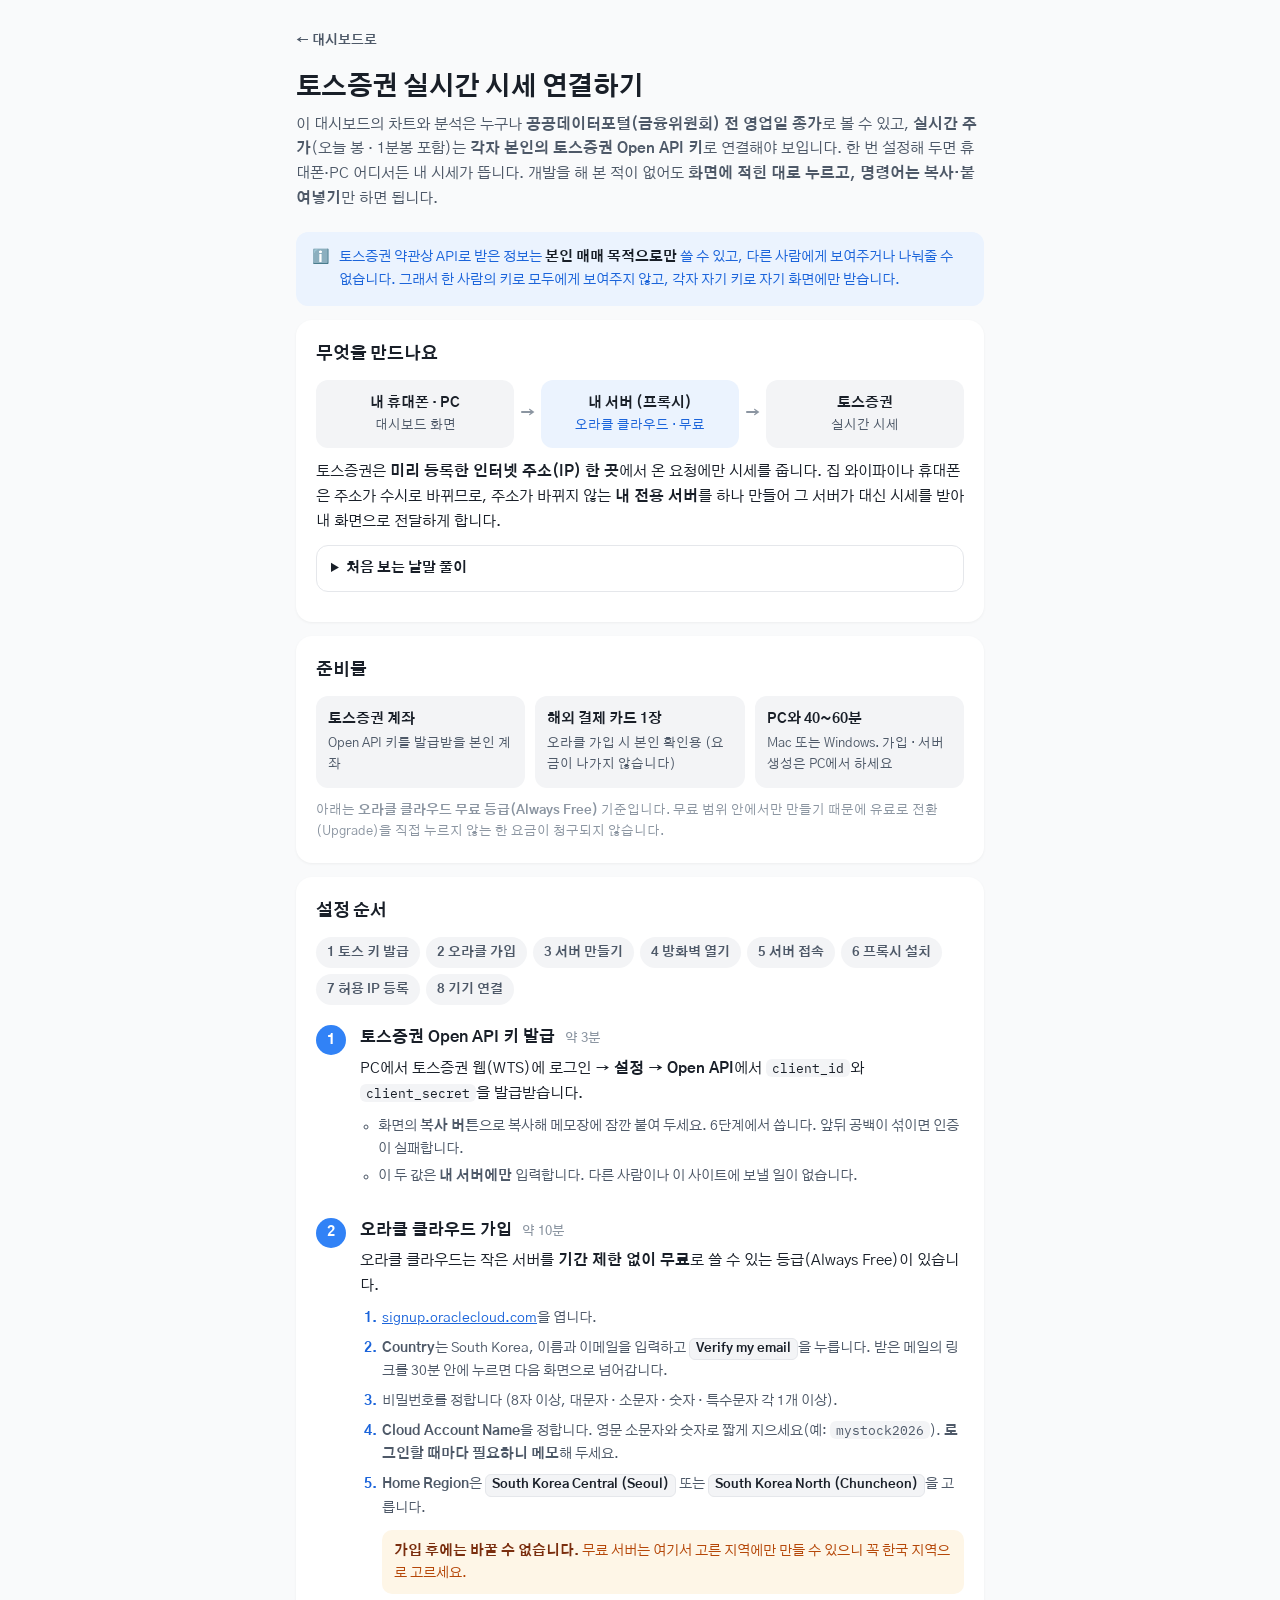
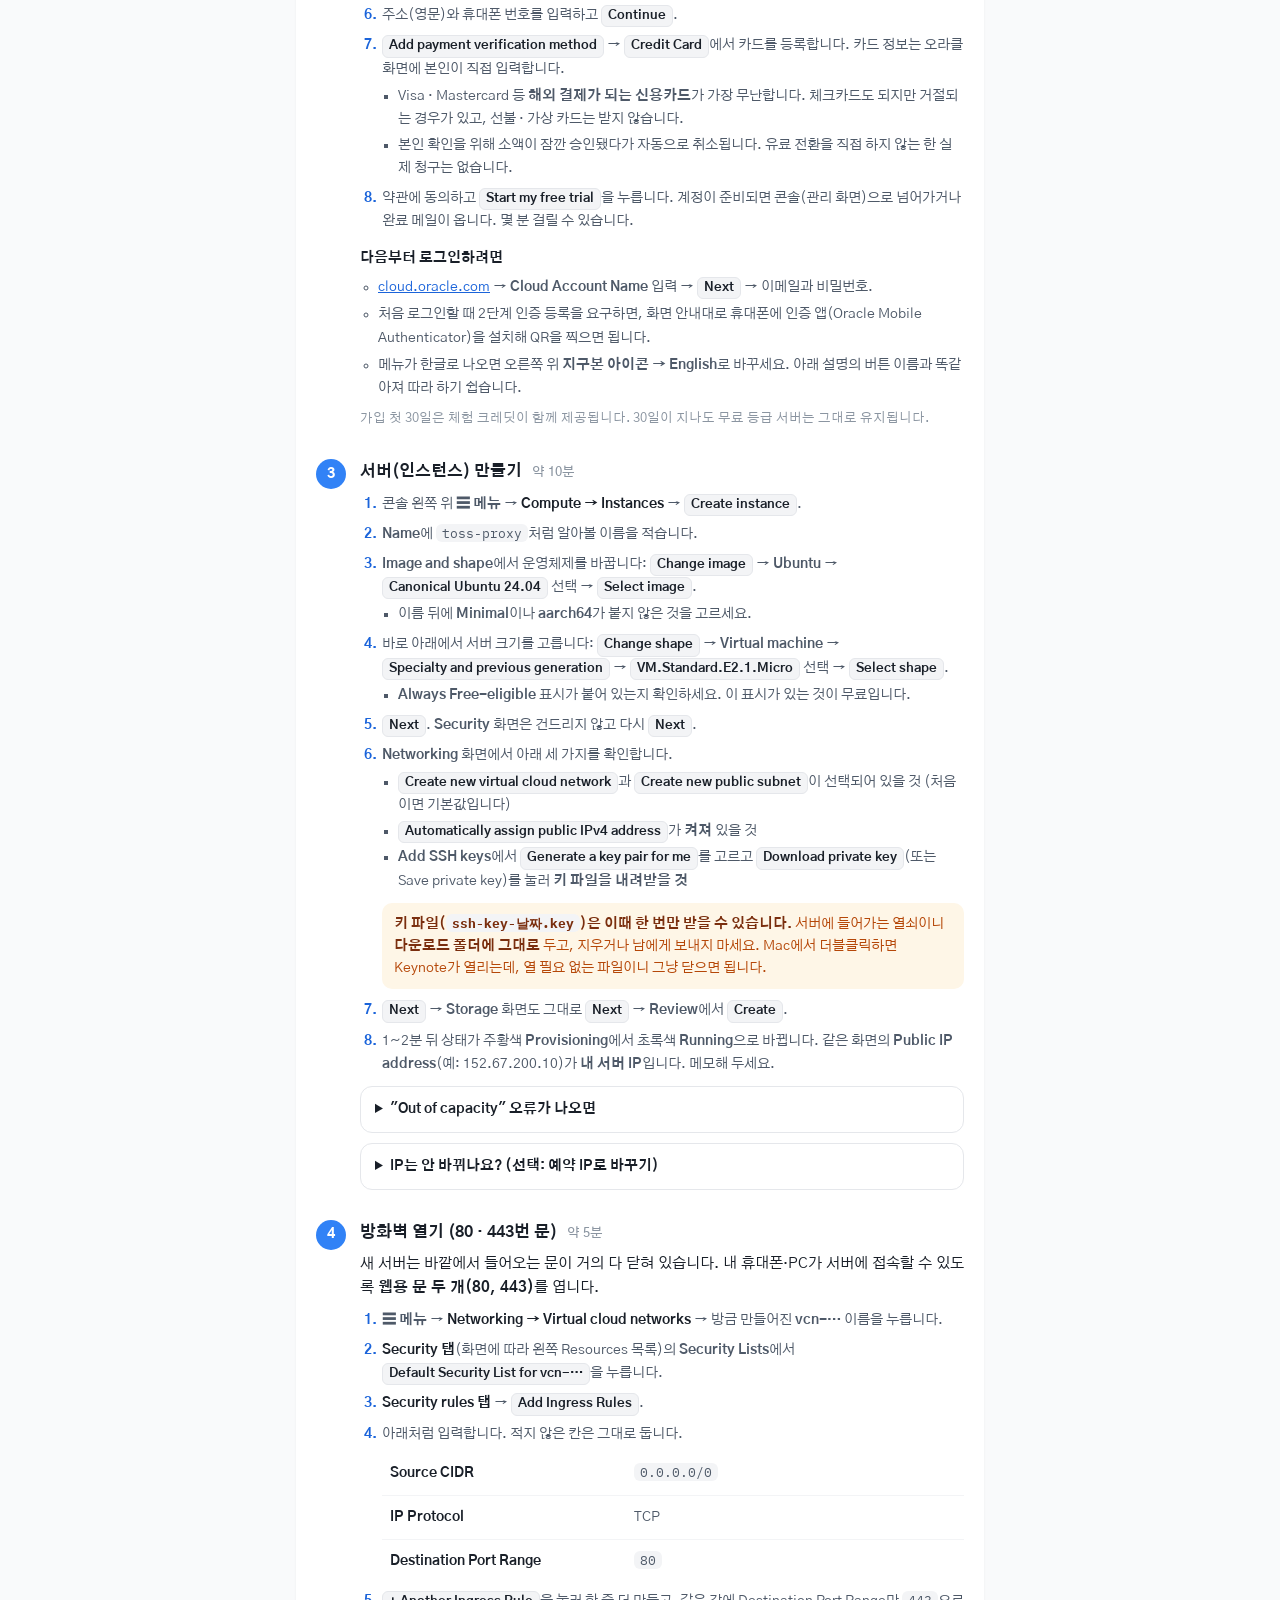
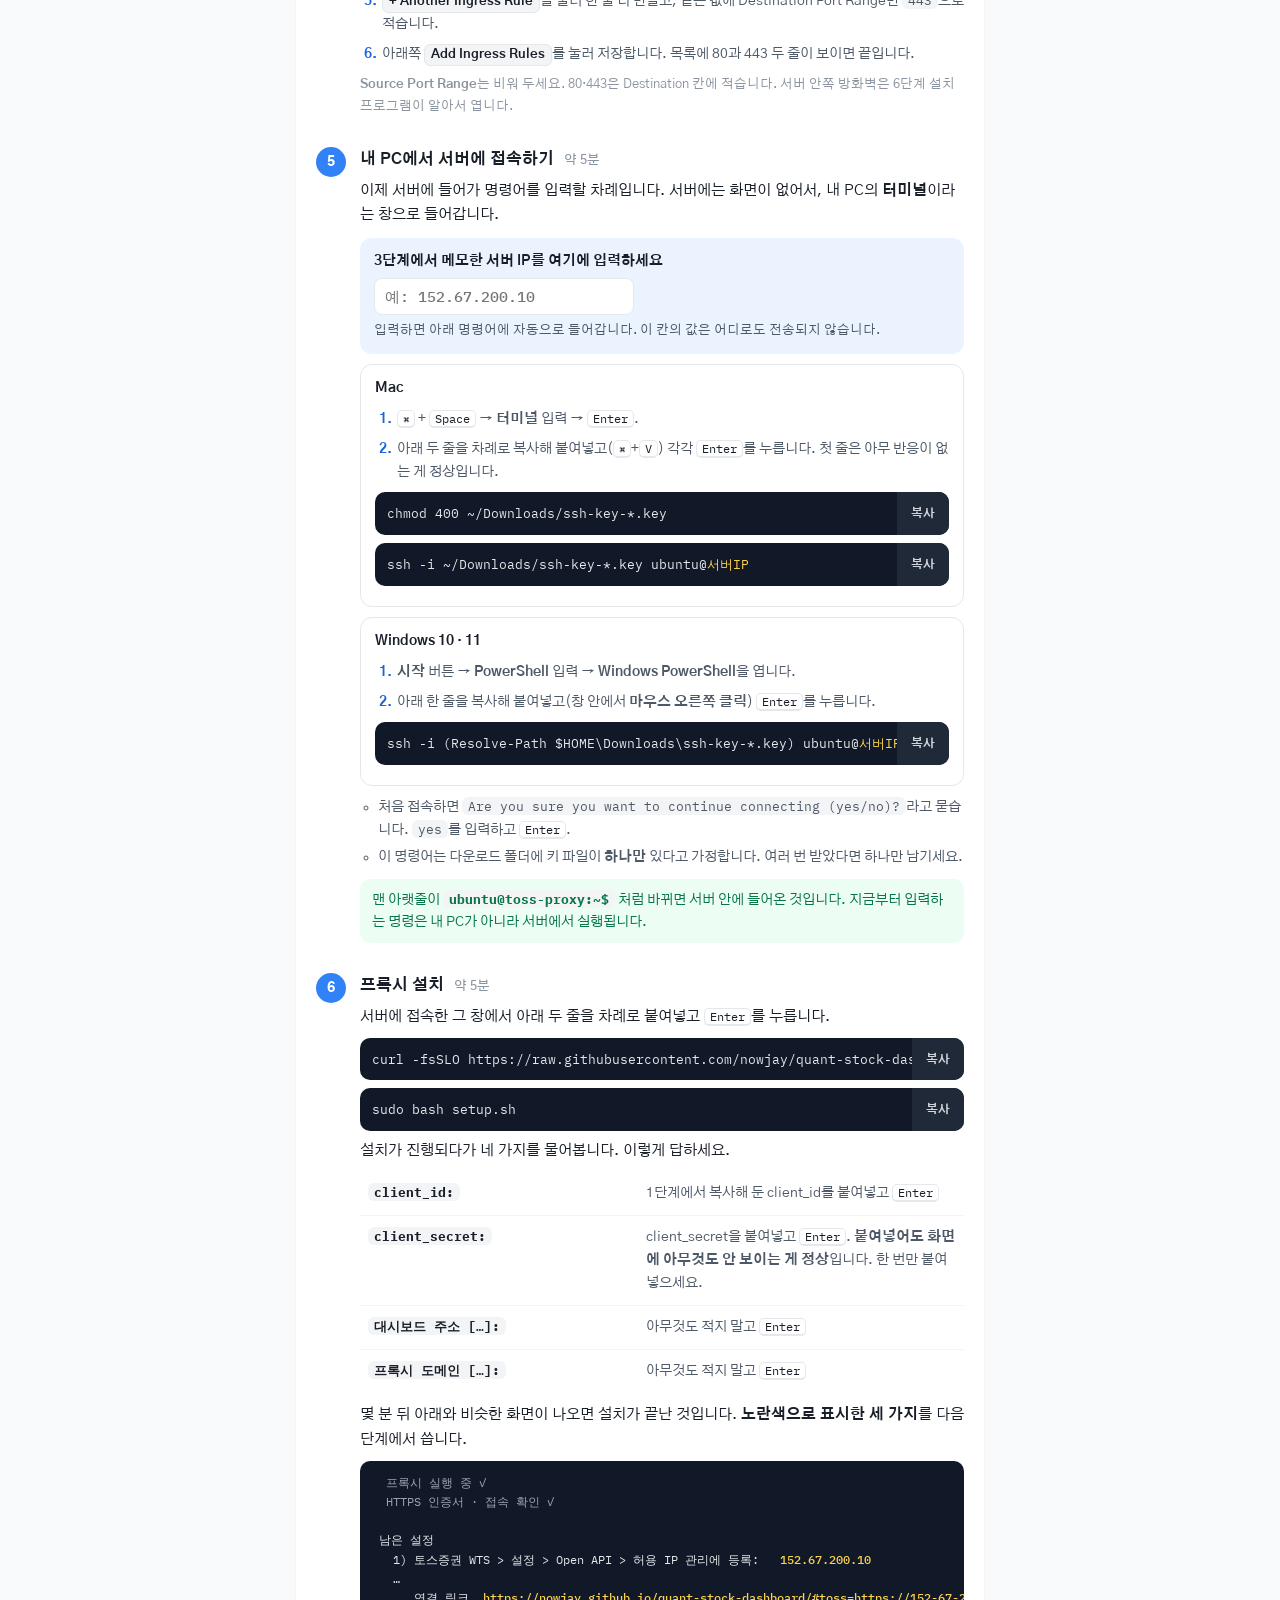
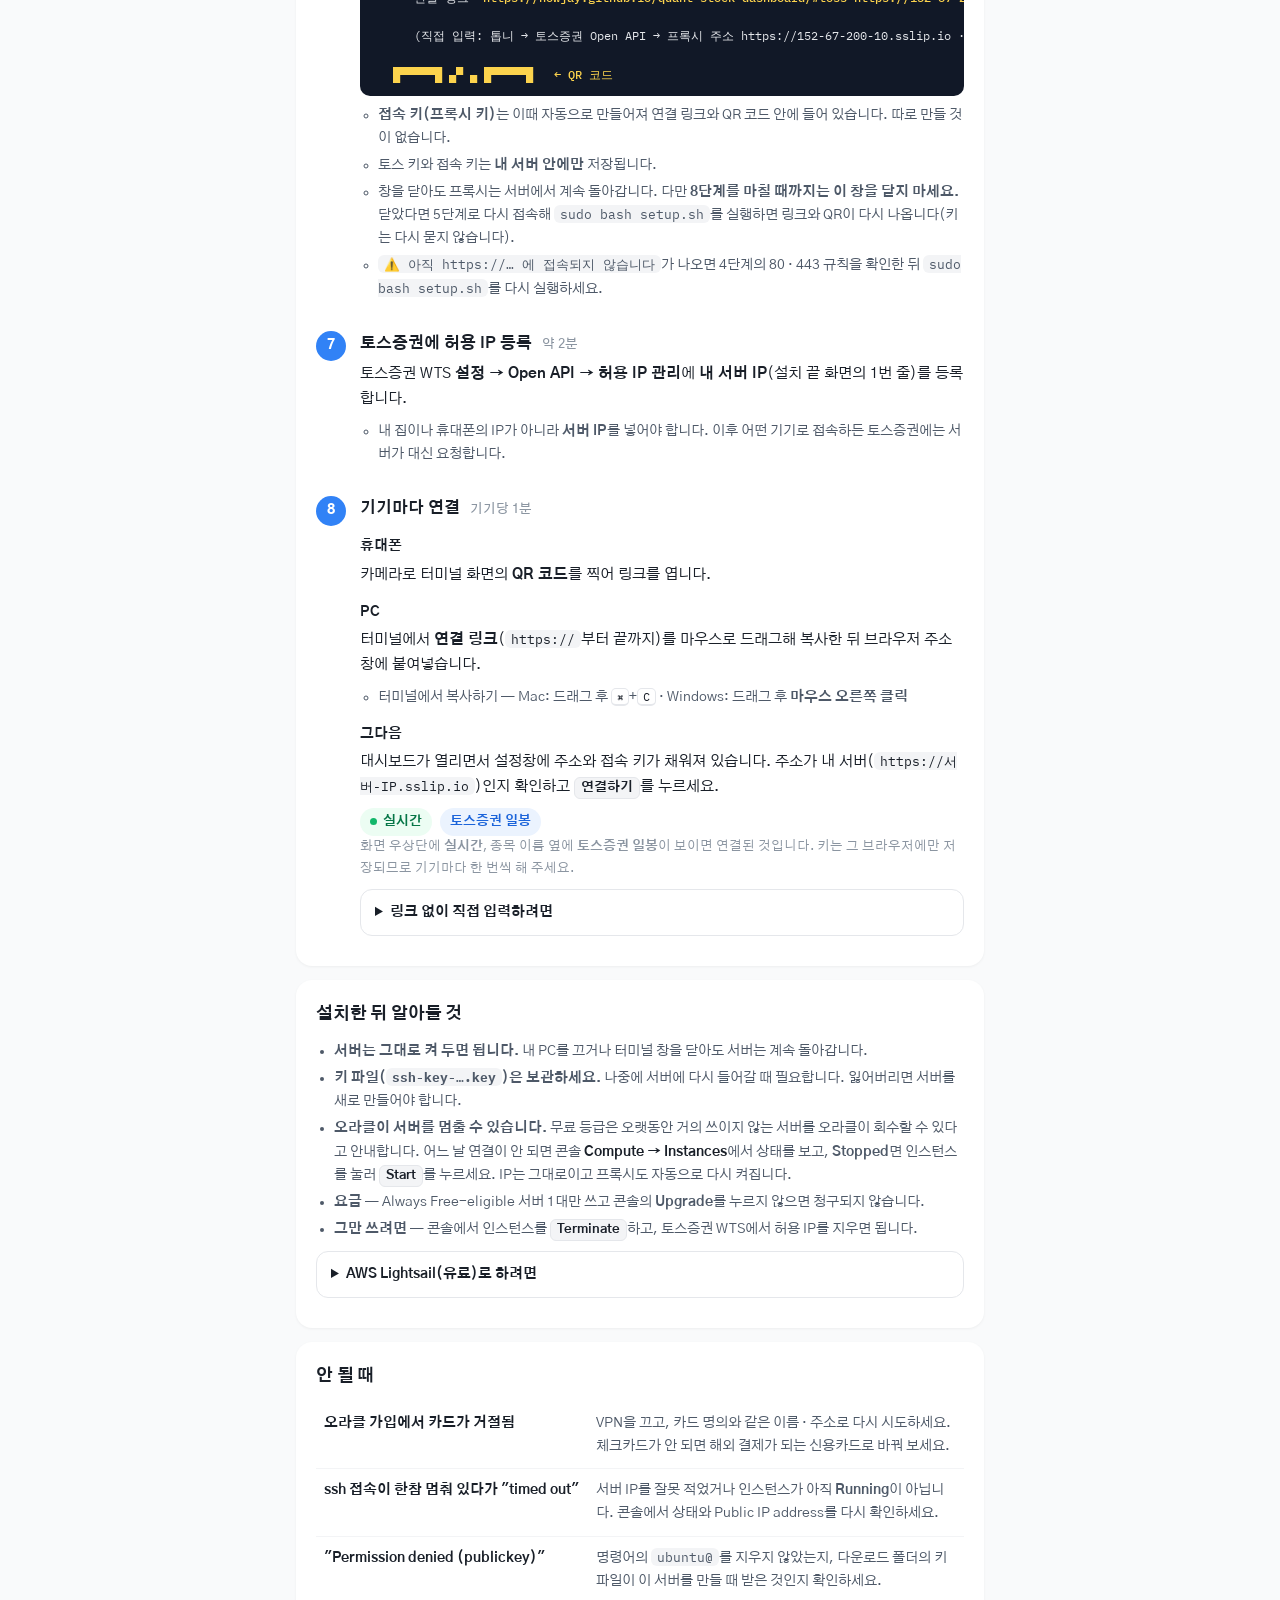
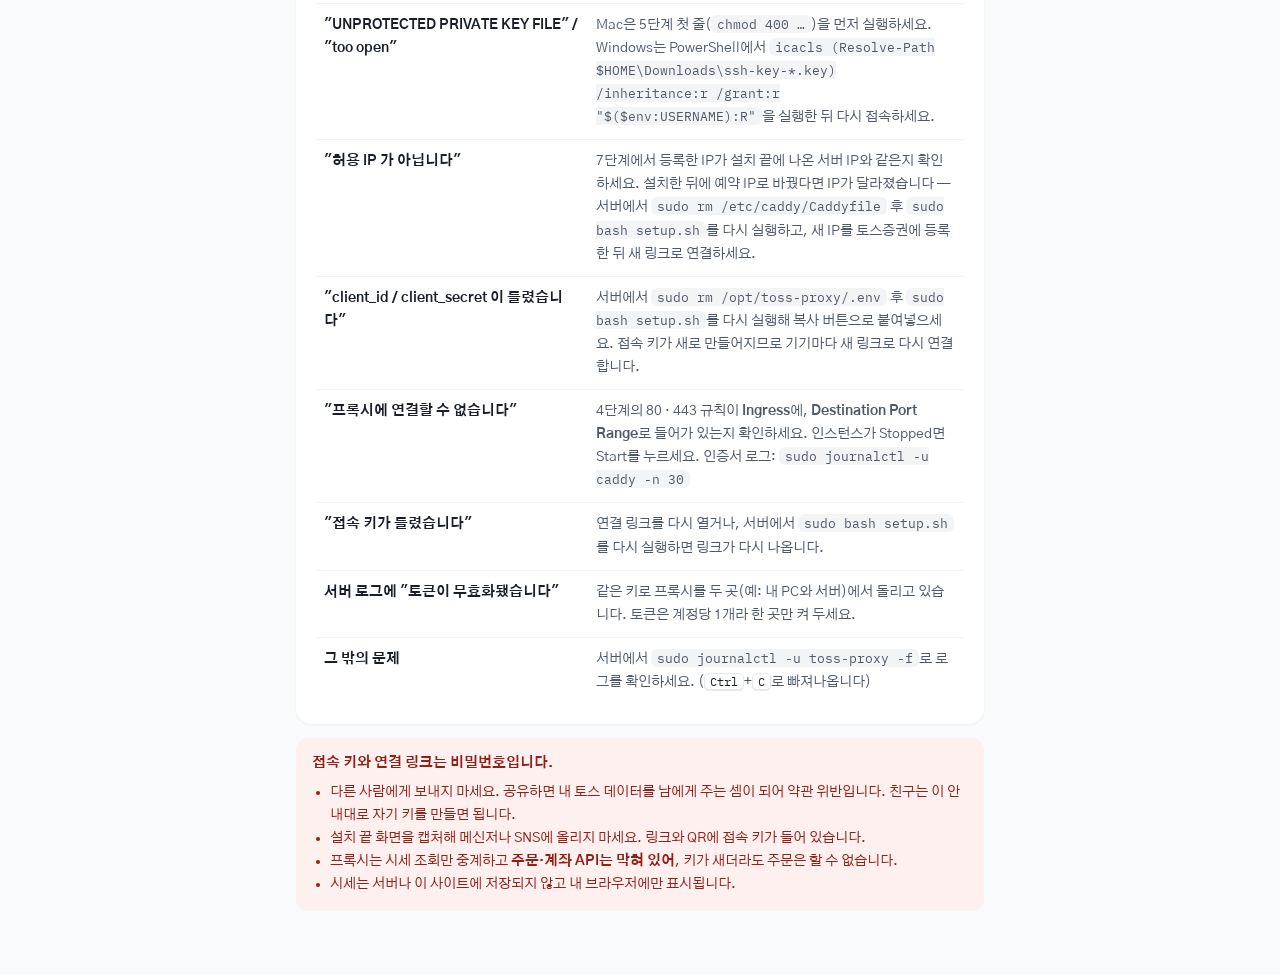
<file: toss-guide.html>
<!doctype html>
<html lang="ko">
<head>
<meta charset="utf-8">
<meta name="viewport" content="width=device-width, initial-scale=1">
<title>토스증권 실시간 시세 연결 안내 · QUANT</title>
<meta name="description" content="각자 본인의 토스증권 Open API 키로 QUANT 대시보드에 실시간 시세를 연결하는 방법 — 오라클 클라우드 무료 서버 만들기부터 접속 키 연결까지">
<link rel="preconnect" href="https://fonts.googleapis.com">
<link rel="preconnect" href="https://fonts.gstatic.com" crossorigin>
<link rel="stylesheet" href="https://fonts.googleapis.com/css2?family=Gothic+A1:wght@400;500;700;800&family=IBM+Plex+Mono:wght@400;500&display=swap">
<style>
  :root{
    --ground:#F9FAFB; --card:#FFFFFF; --hair:#F3F4F6; --line:#E5E7EB;
    --ink:#191F28; --ink-2:#4E5968; --muted:#8B95A1;
    --blue:#3182F6; --blue-ink:#1B64DA; --blue-weak:#EBF3FE;
    --amber-weak:#FEF6E7; --amber-ink:#B54708; --up:#F04438; --up-weak:#FEF0EF;
    --r:16px;
    --sans:'Gothic A1',-apple-system,BlinkMacSystemFont,'Apple SD Gothic Neo','Malgun Gothic',sans-serif;
    --mono:'IBM Plex Mono',ui-monospace,SFMono-Regular,Menlo,monospace;
  }
  *{box-sizing:border-box}
  html,body{margin:0}
  html{scroll-behavior:smooth}
  body{background:var(--ground);color:var(--ink);font-family:var(--sans);font-size:15px;line-height:1.65;-webkit-font-smoothing:antialiased}
  .wrap{max-width:720px;margin:0 auto;padding:28px 16px 64px}
  .back{display:inline-flex;align-items:center;gap:6px;color:var(--ink-2);text-decoration:none;font-size:13px;font-weight:700}
  .back:hover{color:var(--blue)}
  h1{font-size:26px;line-height:1.3;letter-spacing:-.02em;margin:18px 0 8px;text-wrap:balance}
  .lead{color:var(--ink-2);margin:0 0 20px}
  .card{background:var(--card);border-radius:var(--r);box-shadow:0 1px 3px rgba(0,0,0,.05);padding:20px;margin-bottom:14px}
  .why{display:flex;gap:10px;background:var(--blue-weak);color:var(--blue-ink);border-radius:12px;padding:14px 16px;font-size:14px;margin-bottom:14px}
  .why b{color:var(--ink)}
  .need{display:grid;grid-template-columns:repeat(3,1fr);gap:10px;margin:0;padding:0;list-style:none}
  .need li{background:var(--hair);border-radius:12px;padding:12px;font-size:13px;color:var(--ink-2)}
  .need b{display:block;color:var(--ink);font-size:14px;margin-bottom:2px}
  @media (max-width:560px){.need{grid-template-columns:1fr}}

  /* 한눈에 보기 */
  .flow{display:flex;align-items:stretch;gap:6px;margin:4px 0 12px}
  .flow .node{flex:1;min-width:0;background:var(--hair);border-radius:12px;padding:12px 10px;text-align:center;font-size:13px;color:var(--ink-2)}
  .flow .node b{display:block;color:var(--ink);font-size:14px}
  .flow .node.mine{background:var(--blue-weak);color:var(--blue-ink)}
  .flow .arrow{flex:none;align-self:center;color:var(--muted);font-weight:800}
  @media (max-width:560px){.flow{flex-direction:column}.flow .arrow{transform:rotate(90deg)}}
  dl.terms{margin:10px 0 0;font-size:14px}
  dl.terms dt{font-weight:700;color:var(--ink);margin-top:10px}
  dl.terms dd{margin:0;color:var(--ink-2)}

  /* 목차 */
  .toc{display:flex;flex-wrap:wrap;gap:6px;margin:0;padding:0;list-style:none;font-size:13px}
  .toc a{display:inline-block;text-decoration:none;background:var(--hair);color:var(--ink-2);border-radius:999px;padding:5px 11px;font-weight:700}
  .toc a:hover{background:var(--blue-weak);color:var(--blue-ink)}

  ol.steps{counter-reset:s;list-style:none;margin:0;padding:0}
  ol.steps>li{counter-increment:s;position:relative;padding-left:44px;margin-bottom:30px;scroll-margin-top:16px}
  ol.steps>li:last-child{margin-bottom:0}
  ol.steps>li::before{content:counter(s);position:absolute;left:0;top:0;width:30px;height:30px;border-radius:50%;
    background:var(--blue);color:#fff;font-weight:800;font-size:14px;display:grid;place-items:center}
  @media (max-width:560px){
    ol.steps>li{padding-left:0}
    ol.steps>li::before{position:static;margin-bottom:6px}
  }
  h2{font-size:17px;margin:0 0 12px;letter-spacing:-.01em}
  h3{font-size:15.5px;margin:3px 0 6px}
  h3 .time{font-weight:500;font-size:12.5px;color:var(--muted);margin-left:6px;white-space:nowrap}
  h4{font-size:14px;margin:14px 0 4px;color:var(--ink)}
  p{margin:0 0 8px}
  ul.sub{margin:6px 0 0;padding-left:18px;color:var(--ink-2);font-size:14px}
  ul.sub li{margin-bottom:4px}
  ol.do{margin:8px 0 0;padding-left:20px;color:var(--ink-2);font-size:14px}
  ol.do>li{margin-bottom:7px;padding-left:2px}
  ol.do>li::marker{font-weight:700;color:var(--blue-ink)}
  ol.do ul{margin:4px 0 0;padding-left:16px}
  ol.do ul li{margin-bottom:3px}
  .path{font-weight:700;color:var(--ink)}
  .ui{display:inline-block;font-weight:700;font-size:13px;color:var(--ink);background:var(--hair);border:1px solid var(--line);border-radius:6px;padding:0 6px;line-height:1.55}
  kbd{font-family:var(--mono);font-size:12px;background:#fff;border:1px solid var(--line);border-bottom-width:2px;border-radius:5px;padding:0 5px;color:var(--ink)}
  .cmd{display:flex;align-items:stretch;background:#111827;border-radius:10px;margin:8px 0;overflow:hidden}
  .cmd code{flex:1;min-width:0;color:#E5E7EB;font-family:var(--mono);font-size:12.5px;padding:11px 12px;overflow-x:auto;white-space:pre}
  .cmd code .ph{color:#FCD34D}
  .cmd button{flex:none;border:0;background:#1F2937;color:#D1D5DB;font:700 12px var(--sans);padding:0 14px;cursor:pointer}
  .cmd button:hover{background:#374151;color:#fff}
  pre.term{background:#111827;color:#E5E7EB;font-family:var(--mono);font-size:12px;line-height:1.6;border-radius:10px;padding:12px;margin:8px 0;overflow-x:auto;white-space:pre}
  pre.term mark{background:none;color:#FCD34D;font-weight:500}
  pre.term .dim{color:#9CA3AF}
  code.in{font-family:var(--mono);font-size:12.5px;background:var(--hair);border-radius:6px;padding:1px 6px;overflow-wrap:anywhere}
  .ok{display:flex;gap:8px;flex-wrap:wrap;margin-top:8px}
  .pill{display:inline-flex;align-items:center;gap:6px;border-radius:999px;padding:4px 10px;font-size:12.5px;font-weight:700}
  .pill.live{background:#ECFDF3;color:#067647}
  .pill.src{background:var(--blue-weak);color:var(--blue-ink)}
  .pill.live::before{content:'';width:7px;height:7px;border-radius:50%;background:#12B76A}
  .tip{background:var(--amber-weak);color:var(--amber-ink);border-radius:10px;padding:10px 12px;font-size:13.5px;margin:10px 0}
  .tip b{color:#7A2E0E}
  .done{background:#ECFDF3;color:#067647;border-radius:10px;padding:10px 12px;font-size:13.5px;margin:10px 0 0}
  .ipbox{background:var(--blue-weak);border-radius:12px;padding:12px 14px;margin:10px 0}
  .ipbox label{display:block;font-size:13.5px;font-weight:700;color:var(--ink);margin-bottom:6px}
  .ipbox input{width:100%;max-width:260px;font:500 15px var(--mono);color:var(--ink);background:#fff;border:1px solid var(--line);border-radius:8px;padding:8px 10px}
  .ipbox input:focus{outline:2px solid var(--blue);outline-offset:1px}
  .ipbox .hint{font-size:12.5px;color:var(--ink-2);margin-top:6px}
  .ipbox .hint.bad{color:#B42318}
  .os{border:1px solid var(--line);border-radius:12px;padding:12px 14px;margin:10px 0}
  .os h4{margin-top:0}
  details{border:1px solid var(--line);border-radius:12px;padding:0 14px;margin:10px 0;font-size:14px;color:var(--ink-2)}
  details>summary{cursor:pointer;font-weight:700;color:var(--ink);padding:11px 0;list-style-position:inside}
  details[open]{padding-bottom:12px}
  details[open]>summary{border-bottom:1px solid var(--hair);margin-bottom:10px}
  table{width:100%;border-collapse:collapse;font-size:14px}
  th,td{text-align:left;vertical-align:top;padding:10px 8px;border-top:1px solid var(--hair)}
  th{width:42%;font-weight:700;color:var(--ink)}
  td{color:var(--ink-2)}
  tr:first-child th,tr:first-child td{border-top:0}
  table.qa th{width:46%}
  @media (max-width:560px){th,td{display:block;width:auto;padding:4px 0}th{padding-top:12px}table.qa th{width:auto}}
  .warn{background:var(--up-weak);color:#912018;border-radius:12px;padding:14px 16px;font-size:14px}
  .warn ul{margin:6px 0 0;padding-left:18px}
  .note{color:var(--muted);font-size:13px}
  a{color:var(--blue-ink)}
</style>
</head>
<body>
<main class="wrap">
  <a class="back" href="./">← 대시보드로</a>
  <h1>토스증권 실시간 시세 연결하기</h1>
  <p class="lead">이 대시보드의 차트와 분석은 누구나 <b>공공데이터포털(금융위원회) 전 영업일 종가</b>로 볼 수 있고,
    <b>실시간 주가</b>(오늘 봉 · 1분봉 포함)는 <b>각자 본인의 토스증권 Open API 키</b>로 연결해야 보입니다.
    한 번 설정해 두면 휴대폰·PC 어디서든 내 시세가 뜹니다. 개발을 해 본 적이 없어도 <b>화면에 적힌 대로 누르고, 명령어는 복사·붙여넣기</b>만 하면 됩니다.</p>

  <div class="why">
    <span>ℹ️</span>
    <span>토스증권 약관상 API로 받은 정보는 <b>본인 매매 목적으로만</b> 쓸 수 있고, 다른 사람에게 보여주거나 나눠줄 수 없습니다.
      그래서 한 사람의 키로 모두에게 보여주지 않고, 각자 자기 키로 자기 화면에만 받습니다.</span>
  </div>

  <section class="card">
    <h2>무엇을 만드나요</h2>
    <div class="flow" aria-label="연결 구조">
      <div class="node"><b>내 휴대폰 · PC</b>대시보드 화면</div>
      <div class="arrow" aria-hidden="true">→</div>
      <div class="node mine"><b>내 서버 (프록시)</b>오라클 클라우드 · 무료</div>
      <div class="arrow" aria-hidden="true">→</div>
      <div class="node"><b>토스증권</b>실시간 시세</div>
    </div>
    <p>토스증권은 <b>미리 등록한 인터넷 주소(IP) 한 곳</b>에서 온 요청에만 시세를 줍니다. 집 와이파이나 휴대폰은 주소가 수시로 바뀌므로,
      주소가 바뀌지 않는 <b>내 전용 서버</b>를 하나 만들어 그 서버가 대신 시세를 받아 내 화면으로 전달하게 합니다.</p>
    <details>
      <summary>처음 보는 낱말 풀이</summary>
      <dl class="terms">
        <dt>서버 (인스턴스)</dt><dd>인터넷에 24시간 켜져 있는 내 전용 컴퓨터입니다. 오라클에서는 <b>Instance</b>라고 부릅니다. 내 PC를 꺼도 계속 돌아갑니다.</dd>
        <dt>공인 IP</dt><dd>서버의 인터넷 주소입니다(예: 152.67.200.10). 토스증권에 "이 주소만 허용"으로 등록합니다.</dd>
        <dt>프록시</dt><dd>서버에서 도는 작은 중계 프로그램입니다. 내 토스 키를 보관하고 <b>시세 조회만</b> 내 화면으로 전달합니다. 설치는 명령어 두 줄로 끝납니다.</dd>
        <dt>접속 키 (프록시 키)</dt><dd>내 프록시에 들어가기 위한 비밀번호입니다. <b>설치할 때 자동으로 만들어지고</b>, 설치 끝에 나오는 연결 링크와 QR 코드에 들어 있습니다. 직접 만들 필요가 없습니다.</dd>
        <dt>터미널 · SSH</dt><dd>글자로 명령을 입력하는 창이 터미널, 그 창으로 멀리 있는 서버에 들어가는 방법이 SSH입니다. Mac·Windows에 기본으로 들어 있어 따로 설치할 것이 없습니다.</dd>
      </dl>
    </details>
  </section>

  <section class="card">
    <h2>준비물</h2>
    <ul class="need">
      <li><b>토스증권 계좌</b>Open API 키를 발급받을 본인 계좌</li>
      <li><b>해외 결제 카드 1장</b>오라클 가입 시 본인 확인용 (요금이 나가지 않습니다)</li>
      <li><b>PC와 40~60분</b>Mac 또는 Windows. 가입 · 서버 생성은 PC에서 하세요</li>
    </ul>
    <p class="note" style="margin:12px 0 0">아래는 <b>오라클 클라우드 무료 등급(Always Free)</b> 기준입니다. 무료 범위 안에서만 만들기 때문에 유료로 전환(Upgrade)을 직접 누르지 않는 한 요금이 청구되지 않습니다.</p>
  </section>

  <section class="card">
    <h2>설정 순서</h2>
    <ul class="toc" style="margin-bottom:20px">
      <li><a href="#s1">1 토스 키 발급</a></li>
      <li><a href="#s2">2 오라클 가입</a></li>
      <li><a href="#s3">3 서버 만들기</a></li>
      <li><a href="#s4">4 방화벽 열기</a></li>
      <li><a href="#s5">5 서버 접속</a></li>
      <li><a href="#s6">6 프록시 설치</a></li>
      <li><a href="#s7">7 허용 IP 등록</a></li>
      <li><a href="#s8">8 기기 연결</a></li>
    </ul>

    <ol class="steps">
      <li id="s1">
        <h3>토스증권 Open API 키 발급 <span class="time">약 3분</span></h3>
        <p>PC에서 토스증권 웹(WTS)에 로그인 → <span class="path">설정 → Open API</span>에서
          <code class="in">client_id</code>와 <code class="in">client_secret</code>을 발급받습니다.</p>
        <ul class="sub">
          <li>화면의 <b>복사 버튼</b>으로 복사해 메모장에 잠깐 붙여 두세요. 6단계에서 씁니다. 앞뒤 공백이 섞이면 인증이 실패합니다.</li>
          <li>이 두 값은 <b>내 서버에만</b> 입력합니다. 다른 사람이나 이 사이트에 보낼 일이 없습니다.</li>
        </ul>
      </li>

      <li id="s2">
        <h3>오라클 클라우드 가입 <span class="time">약 10분</span></h3>
        <p>오라클 클라우드는 작은 서버를 <b>기간 제한 없이 무료</b>로 쓸 수 있는 등급(Always Free)이 있습니다.</p>
        <ol class="do">
          <li><a href="https://signup.oraclecloud.com" target="_blank" rel="noopener">signup.oraclecloud.com</a>을 엽니다.</li>
          <li><b>Country</b>는 South Korea, 이름과 이메일을 입력하고 <span class="ui">Verify my email</span>을 누릅니다. 받은 메일의 링크를 30분 안에 누르면 다음 화면으로 넘어갑니다.</li>
          <li>비밀번호를 정합니다 (8자 이상, 대문자 · 소문자 · 숫자 · 특수문자 각 1개 이상).</li>
          <li><b>Cloud Account Name</b>을 정합니다. 영문 소문자와 숫자로 짧게 지으세요(예: <code class="in">mystock2026</code>). <b>로그인할 때마다 필요하니 메모</b>해 두세요.</li>
          <li><b>Home Region</b>은 <span class="ui">South Korea Central (Seoul)</span> 또는 <span class="ui">South Korea North (Chuncheon)</span>을 고릅니다.
            <div class="tip"><b>가입 후에는 바꿀 수 없습니다.</b> 무료 서버는 여기서 고른 지역에만 만들 수 있으니 꼭 한국 지역으로 고르세요.</div></li>
          <li>주소(영문)와 휴대폰 번호를 입력하고 <span class="ui">Continue</span>.</li>
          <li><span class="ui">Add payment verification method</span> → <span class="ui">Credit Card</span>에서 카드를 등록합니다. 카드 정보는 오라클 화면에 본인이 직접 입력합니다.
            <ul>
              <li>Visa · Mastercard 등 <b>해외 결제가 되는 신용카드</b>가 가장 무난합니다. 체크카드도 되지만 거절되는 경우가 있고, 선불 · 가상 카드는 받지 않습니다.</li>
              <li>본인 확인을 위해 소액이 잠깐 승인됐다가 자동으로 취소됩니다. 유료 전환을 직접 하지 않는 한 실제 청구는 없습니다.</li>
            </ul></li>
          <li>약관에 동의하고 <span class="ui">Start my free trial</span>을 누릅니다. 계정이 준비되면 콘솔(관리 화면)으로 넘어가거나 완료 메일이 옵니다. 몇 분 걸릴 수 있습니다.</li>
        </ol>
        <h4>다음부터 로그인하려면</h4>
        <ul class="sub">
          <li><a href="https://cloud.oracle.com" target="_blank" rel="noopener">cloud.oracle.com</a> → <b>Cloud Account Name</b> 입력 → <span class="ui">Next</span> → 이메일과 비밀번호.</li>
          <li>처음 로그인할 때 2단계 인증 등록을 요구하면, 화면 안내대로 휴대폰에 인증 앱(Oracle Mobile Authenticator)을 설치해 QR을 찍으면 됩니다.</li>
          <li>메뉴가 한글로 나오면 오른쪽 위 <b>지구본 아이콘 → English</b>로 바꾸세요. 아래 설명의 버튼 이름과 똑같아져 따라 하기 쉽습니다.</li>
        </ul>
        <p class="note" style="margin-top:8px">가입 첫 30일은 체험 크레딧이 함께 제공됩니다. 30일이 지나도 무료 등급 서버는 그대로 유지됩니다.</p>
      </li>

      <li id="s3">
        <h3>서버(인스턴스) 만들기 <span class="time">약 10분</span></h3>
        <ol class="do">
          <li>콘솔 왼쪽 위 <b>☰ 메뉴</b> → <span class="path">Compute → Instances</span> → <span class="ui">Create instance</span>.</li>
          <li><b>Name</b>에 <code class="in">toss-proxy</code>처럼 알아볼 이름을 적습니다.</li>
          <li><b>Image and shape</b>에서 운영체제를 바꿉니다: <span class="ui">Change image</span> → <b>Ubuntu</b> → <span class="ui">Canonical Ubuntu 24.04</span> 선택 → <span class="ui">Select image</span>.
            <ul><li>이름 뒤에 <b>Minimal</b>이나 <b>aarch64</b>가 붙지 않은 것을 고르세요.</li></ul></li>
          <li>바로 아래에서 서버 크기를 고릅니다: <span class="ui">Change shape</span> → <b>Virtual machine</b> → <span class="ui">Specialty and previous generation</span> → <span class="ui">VM.Standard.E2.1.Micro</span> 선택 → <span class="ui">Select shape</span>.
            <ul><li><b>Always Free-eligible</b> 표시가 붙어 있는지 확인하세요. 이 표시가 있는 것이 무료입니다.</li></ul></li>
          <li><span class="ui">Next</span>. <b>Security</b> 화면은 건드리지 않고 다시 <span class="ui">Next</span>.</li>
          <li><b>Networking</b> 화면에서 아래 세 가지를 확인합니다.
            <ul>
              <li><span class="ui">Create new virtual cloud network</span>과 <span class="ui">Create new public subnet</span>이 선택되어 있을 것 (처음이면 기본값입니다)</li>
              <li><span class="ui">Automatically assign public IPv4 address</span>가 <b>켜져</b> 있을 것</li>
              <li><b>Add SSH keys</b>에서 <span class="ui">Generate a key pair for me</span>를 고르고 <span class="ui">Download private key</span>(또는 Save private key)를 눌러 <b>키 파일을 내려받을 것</b></li>
            </ul>
            <div class="tip"><b>키 파일(<code class="in">ssh-key-날짜.key</code>)은 이때 한 번만 받을 수 있습니다.</b> 서버에 들어가는 열쇠이니 <b>다운로드 폴더에 그대로</b> 두고, 지우거나 남에게 보내지 마세요.
              Mac에서 더블클릭하면 Keynote가 열리는데, 열 필요 없는 파일이니 그냥 닫으면 됩니다.</div></li>
          <li><span class="ui">Next</span> → <b>Storage</b> 화면도 그대로 <span class="ui">Next</span> → <b>Review</b>에서 <span class="ui">Create</span>.</li>
          <li>1~2분 뒤 상태가 주황색 <b>Provisioning</b>에서 초록색 <b>Running</b>으로 바뀝니다. 같은 화면의 <b>Public IP address</b>(예: 152.67.200.10)가 <b>내 서버 IP</b>입니다. 메모해 두세요.</li>
        </ol>
        <details>
          <summary>"Out of capacity" 오류가 나오면</summary>
          <p>그 지역에 무료 서버 자리가 잠깐 없다는 뜻입니다. 몇 시간 뒤 다시 시도하면 대부분 됩니다.
            급하면 4번에서 <span class="ui">Ampere</span> → <span class="ui">VM.Standard.A1.Flex</span>(OCPU 1, 메모리 6GB)를 골라 보세요. 이것도 Always Free-eligible 표시가 있는 무료 범위입니다.</p>
        </details>
        <details>
          <summary>IP는 안 바뀌나요? (선택: 예약 IP로 바꾸기)</summary>
          <p>오라클은 서버를 껐다 켜도 IP가 그대로이고, <b>인스턴스를 삭제(Terminate)할 때만</b> 사라집니다. 그래서 그대로 써도 됩니다.</p>
          <p>나중에 서버를 새로 만들어도 같은 IP를 쓰고 싶다면 예약 IP(Reserved public IP)로 바꿔 둘 수 있습니다. <b>바꾸면 IP가 달라지므로 반드시 6단계 설치 전에</b> 하세요.</p>
          <ol class="do">
            <li>인스턴스 화면 <span class="path">Networking 탭 → Attached VNICs</span>에서 VNIC 이름을 누릅니다.</li>
            <li><span class="path">IP administration 탭</span> → 주소 줄 오른쪽 <b>⋯</b> → <span class="ui">Edit</span> → Public IP type을 <span class="ui">No public IP</span>로 바꾸고 <span class="ui">Update</span>.</li>
            <li>다시 <b>⋯</b> → <span class="ui">Edit</span> → <span class="ui">Reserved public IP</span> → <span class="ui">Create new Reserved IP Address</span> → 이름을 적고 <span class="ui">Update</span>.</li>
            <li>새로 표시된 주소가 내 서버 IP입니다.</li>
          </ol>
        </details>
      </li>

      <li id="s4">
        <h3>방화벽 열기 (80 · 443번 문) <span class="time">약 5분</span></h3>
        <p>새 서버는 바깥에서 들어오는 문이 거의 다 닫혀 있습니다. 내 휴대폰·PC가 서버에 접속할 수 있도록 <b>웹용 문 두 개(80, 443)</b>를 엽니다.</p>
        <ol class="do">
          <li><b>☰ 메뉴</b> → <span class="path">Networking → Virtual cloud networks</span> → 방금 만들어진 <b>vcn-…</b> 이름을 누릅니다.</li>
          <li><span class="path">Security 탭</span>(화면에 따라 왼쪽 Resources 목록)의 <b>Security Lists</b>에서 <span class="ui">Default Security List for vcn-…</span>을 누릅니다.</li>
          <li><span class="path">Security rules 탭</span> → <span class="ui">Add Ingress Rules</span>.</li>
          <li>아래처럼 입력합니다. 적지 않은 칸은 그대로 둡니다.
            <table style="margin:6px 0">
              <tr><th>Source CIDR</th><td><code class="in">0.0.0.0/0</code></td></tr>
              <tr><th>IP Protocol</th><td>TCP</td></tr>
              <tr><th>Destination Port Range</th><td><code class="in">80</code></td></tr>
            </table></li>
          <li><span class="ui">+ Another Ingress Rule</span>을 눌러 한 줄 더 만들고, 같은 값에 Destination Port Range만 <code class="in">443</code>으로 적습니다.</li>
          <li>아래쪽 <span class="ui">Add Ingress Rules</span>를 눌러 저장합니다. 목록에 80과 443 두 줄이 보이면 끝입니다.</li>
        </ol>
        <p class="note" style="margin-top:8px"><b>Source Port Range</b>는 비워 두세요. 80·443은 Destination 칸에 적습니다. 서버 안쪽 방화벽은 6단계 설치 프로그램이 알아서 엽니다.</p>
      </li>

      <li id="s5">
        <h3>내 PC에서 서버에 접속하기 <span class="time">약 5분</span></h3>
        <p>이제 서버에 들어가 명령어를 입력할 차례입니다. 서버에는 화면이 없어서, 내 PC의 <b>터미널</b>이라는 창으로 들어갑니다.</p>
        <div class="ipbox">
          <label for="ip">3단계에서 메모한 서버 IP를 여기에 입력하세요</label>
          <input id="ip" type="text" inputmode="decimal" autocomplete="off" spellcheck="false" placeholder="예: 152.67.200.10">
          <div class="hint" id="ip-hint">입력하면 아래 명령어에 자동으로 들어갑니다. 이 칸의 값은 어디로도 전송되지 않습니다.</div>
        </div>

        <div class="os">
          <h4>Mac</h4>
          <ol class="do">
            <li><kbd>⌘</kbd> + <kbd>Space</kbd> → <b>터미널</b> 입력 → <kbd>Enter</kbd>.</li>
            <li>아래 두 줄을 차례로 복사해 붙여넣고(<kbd>⌘</kbd>+<kbd>V</kbd>) 각각 <kbd>Enter</kbd>를 누릅니다. 첫 줄은 아무 반응이 없는 게 정상입니다.</li>
          </ol>
          <div class="cmd"><code>chmod 400 ~/Downloads/ssh-key-*.key</code><button type="button">복사</button></div>
          <div class="cmd"><code>ssh -i ~/Downloads/ssh-key-*.key ubuntu@<span class="ph" data-ip="dot">서버IP</span></code><button type="button">복사</button></div>
        </div>
        <div class="os">
          <h4>Windows 10 · 11</h4>
          <ol class="do">
            <li><b>시작</b> 버튼 → <b>PowerShell</b> 입력 → <b>Windows PowerShell</b>을 엽니다.</li>
            <li>아래 한 줄을 복사해 붙여넣고(창 안에서 <b>마우스 오른쪽 클릭</b>) <kbd>Enter</kbd>를 누릅니다.</li>
          </ol>
          <div class="cmd"><code>ssh -i (Resolve-Path $HOME\Downloads\ssh-key-*.key) ubuntu@<span class="ph" data-ip="dot">서버IP</span></code><button type="button">복사</button></div>
        </div>
        <ul class="sub">
          <li>처음 접속하면 <code class="in">Are you sure you want to continue connecting (yes/no)?</code>라고 묻습니다. <code class="in">yes</code>를 입력하고 <kbd>Enter</kbd>.</li>
          <li>이 명령어는 다운로드 폴더에 키 파일이 <b>하나만</b> 있다고 가정합니다. 여러 번 받았다면 하나만 남기세요.</li>
        </ul>
        <div class="done">맨 아랫줄이 <b><code class="in">ubuntu@toss-proxy:~$</code></b> 처럼 바뀌면 서버 안에 들어온 것입니다. 지금부터 입력하는 명령은 내 PC가 아니라 서버에서 실행됩니다.</div>
      </li>

      <li id="s6">
        <h3>프록시 설치 <span class="time">약 5분</span></h3>
        <p>서버에 접속한 그 창에서 아래 두 줄을 차례로 붙여넣고 <kbd>Enter</kbd>를 누릅니다.</p>
        <div class="cmd"><code>curl -fsSLO https://raw.githubusercontent.com/nowjay/quant-stock-dashboard/main/tools/server/setup.sh</code><button type="button">복사</button></div>
        <div class="cmd"><code>sudo bash setup.sh</code><button type="button">복사</button></div>
        <p>설치가 진행되다가 네 가지를 물어봅니다. 이렇게 답하세요.</p>
        <table class="qa">
          <tr><th><code class="in">client_id:</code></th><td>1단계에서 복사해 둔 client_id를 붙여넣고 <kbd>Enter</kbd></td></tr>
          <tr><th><code class="in">client_secret:</code></th><td>client_secret을 붙여넣고 <kbd>Enter</kbd>. <b>붙여넣어도 화면에 아무것도 안 보이는 게 정상</b>입니다. 한 번만 붙여넣으세요.</td></tr>
          <tr><th><code class="in">대시보드 주소 […]:</code></th><td>아무것도 적지 말고 <kbd>Enter</kbd></td></tr>
          <tr><th><code class="in">프록시 도메인 […]:</code></th><td>아무것도 적지 말고 <kbd>Enter</kbd></td></tr>
        </table>
        <p style="margin-top:10px">몇 분 뒤 아래와 비슷한 화면이 나오면 설치가 끝난 것입니다. <b>노란색으로 표시한 세 가지</b>를 다음 단계에서 씁니다.</p>
<pre class="term" aria-label="설치 완료 화면 예시"><span class="dim">  프록시 실행 중 ✓
  HTTPS 인증서 · 접속 확인 ✓</span>

 남은 설정
   1) 토스증권 WTS > 설정 > Open API > 허용 IP 관리에 등록:   <mark>152.67.200.10</mark>
   …
      연결 링크  <mark>https://nowjay.github.io/quant-stock-dashboard/#toss=https://152-67-200-10.sslip.io&amp;key=AbCd…</mark>

      (직접 입력: 톱니 → 토스증권 Open API → 프록시 주소 https://152-67-200-10.sslip.io · 접속 키 AbCd…)

   <mark>█▀▀▀▀▀█ ▄▀ ▄ █▀▀▀▀▀█   ← QR 코드</mark></pre>
        <ul class="sub">
          <li><b>접속 키(프록시 키)</b>는 이때 자동으로 만들어져 연결 링크와 QR 코드 안에 들어 있습니다. 따로 만들 것이 없습니다.</li>
          <li>토스 키와 접속 키는 <b>내 서버 안에만</b> 저장됩니다.</li>
          <li>창을 닫아도 프록시는 서버에서 계속 돌아갑니다. 다만 <b>8단계를 마칠 때까지는 이 창을 닫지 마세요.</b> 닫았다면 5단계로 다시 접속해 <code class="in">sudo bash setup.sh</code>를 실행하면 링크와 QR이 다시 나옵니다(키는 다시 묻지 않습니다).</li>
          <li><code class="in">⚠️ 아직 https://… 에 접속되지 않습니다</code>가 나오면 4단계의 80 · 443 규칙을 확인한 뒤 <code class="in">sudo bash setup.sh</code>를 다시 실행하세요.</li>
        </ul>
      </li>

      <li id="s7">
        <h3>토스증권에 허용 IP 등록 <span class="time">약 2분</span></h3>
        <p>토스증권 WTS <span class="path">설정 → Open API → 허용 IP 관리</span>에 <b>내 서버 IP</b>(설치 끝 화면의 1번 줄)를 등록합니다.</p>
        <ul class="sub"><li>내 집이나 휴대폰의 IP가 아니라 <b>서버 IP</b>를 넣어야 합니다. 이후 어떤 기기로 접속하든 토스증권에는 서버가 대신 요청합니다.</li></ul>
      </li>

      <li id="s8">
        <h3>기기마다 연결 <span class="time">기기당 1분</span></h3>
        <h4>휴대폰</h4>
        <p>카메라로 터미널 화면의 <b>QR 코드</b>를 찍어 링크를 엽니다.</p>
        <h4>PC</h4>
        <p>터미널에서 <b>연결 링크</b>(<code class="in">https://</code>부터 끝까지)를 마우스로 드래그해 복사한 뒤 브라우저 주소창에 붙여넣습니다.</p>
        <ul class="sub">
          <li>터미널에서 복사하기 — Mac: 드래그 후 <kbd>⌘</kbd>+<kbd>C</kbd> · Windows: 드래그 후 <b>마우스 오른쪽 클릭</b></li>
        </ul>
        <h4>그다음</h4>
        <p>대시보드가 열리면서 설정창에 주소와 접속 키가 채워져 있습니다. 주소가 내 서버(<code class="in">https://<span data-ip="dash">서버-IP</span>.sslip.io</code>)인지 확인하고 <span class="ui">연결하기</span>를 누르세요.</p>
        <div class="ok"><span class="pill live">실시간</span><span class="pill src">토스증권 일봉</span></div>
        <p class="note">화면 우상단에 <b>실시간</b>, 종목 이름 옆에 <b>토스증권 일봉</b>이 보이면 연결된 것입니다. 키는 그 브라우저에만 저장되므로 기기마다 한 번씩 해 주세요.</p>
        <details>
          <summary>링크 없이 직접 입력하려면</summary>
          <ol class="do">
            <li>대시보드 우상단 <b>톱니</b> 아이콘 → 데이터 소스를 <span class="ui">토스증권 Open API — 실시간 주가</span>로 바꿉니다.</li>
            <li><b>프록시 주소</b>에 <code class="in">https://<span data-ip="dash">서버-IP</span>.sslip.io</code>를 적습니다 (서버 IP의 점을 하이픈으로 바꾼 주소).</li>
            <li><b>프록시 접속 키</b>에 설치 끝 화면의 "접속 키" 뒤 글자를 그대로 붙여넣고 <span class="ui">연결하기</span>.</li>
          </ol>
        </details>
      </li>
    </ol>
  </section>

  <section class="card">
    <h2>설치한 뒤 알아둘 것</h2>
    <ul class="sub" style="margin-top:0">
      <li><b>서버는 그대로 켜 두면 됩니다.</b> 내 PC를 끄거나 터미널 창을 닫아도 서버는 계속 돌아갑니다.</li>
      <li><b>키 파일(<code class="in">ssh-key-….key</code>)은 보관하세요.</b> 나중에 서버에 다시 들어갈 때 필요합니다. 잃어버리면 서버를 새로 만들어야 합니다.</li>
      <li><b>오라클이 서버를 멈출 수 있습니다.</b> 무료 등급은 오랫동안 거의 쓰이지 않는 서버를 오라클이 회수할 수 있다고 안내합니다.
        어느 날 연결이 안 되면 콘솔 <span class="path">Compute → Instances</span>에서 상태를 보고, <b>Stopped</b>면 인스턴스를 눌러 <span class="ui">Start</span>를 누르세요. IP는 그대로이고 프록시도 자동으로 다시 켜집니다.</li>
      <li><b>요금</b> — Always Free-eligible 서버 1대만 쓰고 콘솔의 <b>Upgrade</b>를 누르지 않으면 청구되지 않습니다.</li>
      <li><b>그만 쓰려면</b> — 콘솔에서 인스턴스를 <span class="ui">Terminate</span>하고, 토스증권 WTS에서 허용 IP를 지우면 됩니다.</li>
    </ul>
    <details>
      <summary>AWS Lightsail(유료)로 하려면</summary>
      <p>2~5단계 대신 아래처럼 서버를 만들고, 6단계부터 똑같이 진행합니다.</p>
      <ul class="sub">
        <li>리전 <b>서울</b>, Linux/Unix, <b>OS 전용 → Ubuntu 24.04</b>, IPv4가 포함된 가장 작은 플랜으로 생성</li>
        <li><span class="path">네트워킹</span> 탭에서 <b>고정 IP 생성 · 연결</b>, IPv4 방화벽에 <b>HTTPS(443)</b> 추가 — 고정 IP를 연결한 <b>뒤에</b> 설치하세요</li>
        <li>인스턴스의 <span class="path">SSH로 연결</span> 버튼을 누르면 브라우저에서 바로 터미널이 열립니다 (키 파일 불필요)</li>
      </ul>
    </details>
  </section>

  <section class="card">
    <h2>안 될 때</h2>
    <table>
      <tr><th>오라클 가입에서 카드가 거절됨</th><td>VPN을 끄고, 카드 명의와 같은 이름 · 주소로 다시 시도하세요. 체크카드가 안 되면 해외 결제가 되는 신용카드로 바꿔 보세요.</td></tr>
      <tr><th>ssh 접속이 한참 멈춰 있다가 "timed out"</th><td>서버 IP를 잘못 적었거나 인스턴스가 아직 <b>Running</b>이 아닙니다. 콘솔에서 상태와 Public IP address를 다시 확인하세요.</td></tr>
      <tr><th>"Permission denied (publickey)"</th><td>명령어의 <code class="in">ubuntu@</code>를 지우지 않았는지, 다운로드 폴더의 키 파일이 이 서버를 만들 때 받은 것인지 확인하세요.</td></tr>
      <tr><th>"UNPROTECTED PRIVATE KEY FILE" / "too open"</th><td>Mac은 5단계 첫 줄(<code class="in">chmod 400 …</code>)을 먼저 실행하세요. Windows는 PowerShell에서
        <code class="in">icacls (Resolve-Path $HOME\Downloads\ssh-key-*.key) /inheritance:r /grant:r "$($env:USERNAME):R"</code>을 실행한 뒤 다시 접속하세요.</td></tr>
      <tr><th>"허용 IP 가 아닙니다"</th><td>7단계에서 등록한 IP가 설치 끝에 나온 서버 IP와 같은지 확인하세요. 설치한 뒤에 예약 IP로 바꿨다면 IP가 달라졌습니다 —
        서버에서 <code class="in">sudo rm /etc/caddy/Caddyfile</code> 후 <code class="in">sudo bash setup.sh</code>를 다시 실행하고, 새 IP를 토스증권에 등록한 뒤 새 링크로 연결하세요.</td></tr>
      <tr><th>"client_id / client_secret 이 틀렸습니다"</th><td>서버에서 <code class="in">sudo rm /opt/toss-proxy/.env</code> 후 <code class="in">sudo bash setup.sh</code>를 다시 실행해 복사 버튼으로 붙여넣으세요. 접속 키가 새로 만들어지므로 기기마다 새 링크로 다시 연결합니다.</td></tr>
      <tr><th>"프록시에 연결할 수 없습니다"</th><td>4단계의 80 · 443 규칙이 <b>Ingress</b>에, <b>Destination Port Range</b>로 들어가 있는지 확인하세요. 인스턴스가 Stopped면 Start를 누르세요. 인증서 로그: <code class="in">sudo journalctl -u caddy -n 30</code></td></tr>
      <tr><th>"접속 키가 틀렸습니다"</th><td>연결 링크를 다시 열거나, 서버에서 <code class="in">sudo bash setup.sh</code>를 다시 실행하면 링크가 다시 나옵니다.</td></tr>
      <tr><th>서버 로그에 "토큰이 무효화됐습니다"</th><td>같은 키로 프록시를 두 곳(예: 내 PC와 서버)에서 돌리고 있습니다. 토큰은 계정당 1개라 한 곳만 켜 두세요.</td></tr>
      <tr><th>그 밖의 문제</th><td>서버에서 <code class="in">sudo journalctl -u toss-proxy -f</code>로 로그를 확인하세요. (<kbd>Ctrl</kbd>+<kbd>C</kbd>로 빠져나옵니다)</td></tr>
    </table>
  </section>

  <div class="warn">
    <b>접속 키와 연결 링크는 비밀번호입니다.</b>
    <ul>
      <li>다른 사람에게 보내지 마세요. 공유하면 내 토스 데이터를 남에게 주는 셈이 되어 약관 위반입니다. 친구는 이 안내대로 자기 키를 만들면 됩니다.</li>
      <li>설치 끝 화면을 캡처해 메신저나 SNS에 올리지 마세요. 링크와 QR에 접속 키가 들어 있습니다.</li>
      <li>프록시는 시세 조회만 중계하고 <b>주문·계좌 API는 막혀 있어</b>, 키가 새더라도 주문은 할 수 없습니다.</li>
      <li>시세는 서버나 이 사이트에 저장되지 않고 내 브라우저에만 표시됩니다.</li>
    </ul>
  </div>
</main>
<script>
  // 서버 IP 를 입력하면 명령어와 프록시 주소 예시에 채운다 (전송 · 저장하지 않음)
  var ipInput = document.getElementById('ip'), ipHint = document.getElementById('ip-hint');
  var ipHintText = ipHint.textContent;
  function validIp(v) {
    return /^(\d{1,3})(\.\d{1,3}){3}$/.test(v) && v.split('.').every(function (n) { return +n <= 255; });
  }
  ipInput.addEventListener('input', function () {
    var v = ipInput.value.trim(), ok = validIp(v);
    document.querySelectorAll('[data-ip]').forEach(function (el) {
      var dash = el.dataset.ip === 'dash';
      el.textContent = ok ? (dash ? v.replace(/\./g, '-') : v) : (dash ? '서버-IP' : '서버IP');
      el.classList.toggle('filled', ok);
    });
    ipHint.classList.toggle('bad', !!v && !ok);
    ipHint.textContent = v && !ok ? '숫자 네 묶음을 점으로 이은 형식이어야 합니다 (예: 152.67.200.10)' : ipHintText;
  });
  document.querySelectorAll('.cmd button').forEach(function (b) {
    b.addEventListener('click', function () {
      var code = b.previousElementSibling;
      var flash = function (msg) { b.textContent = msg; setTimeout(function () { b.textContent = '복사'; }, 1500); };
      if (code.querySelector('[data-ip]:not(.filled)')) { flash('IP 먼저 입력'); ipInput.focus(); return; }
      try { navigator.clipboard.writeText(code.textContent).then(function () { flash('복사됨'); }, function () {}); } catch (e) {}
    });
  });
</script>
</body>
</html>
</file>
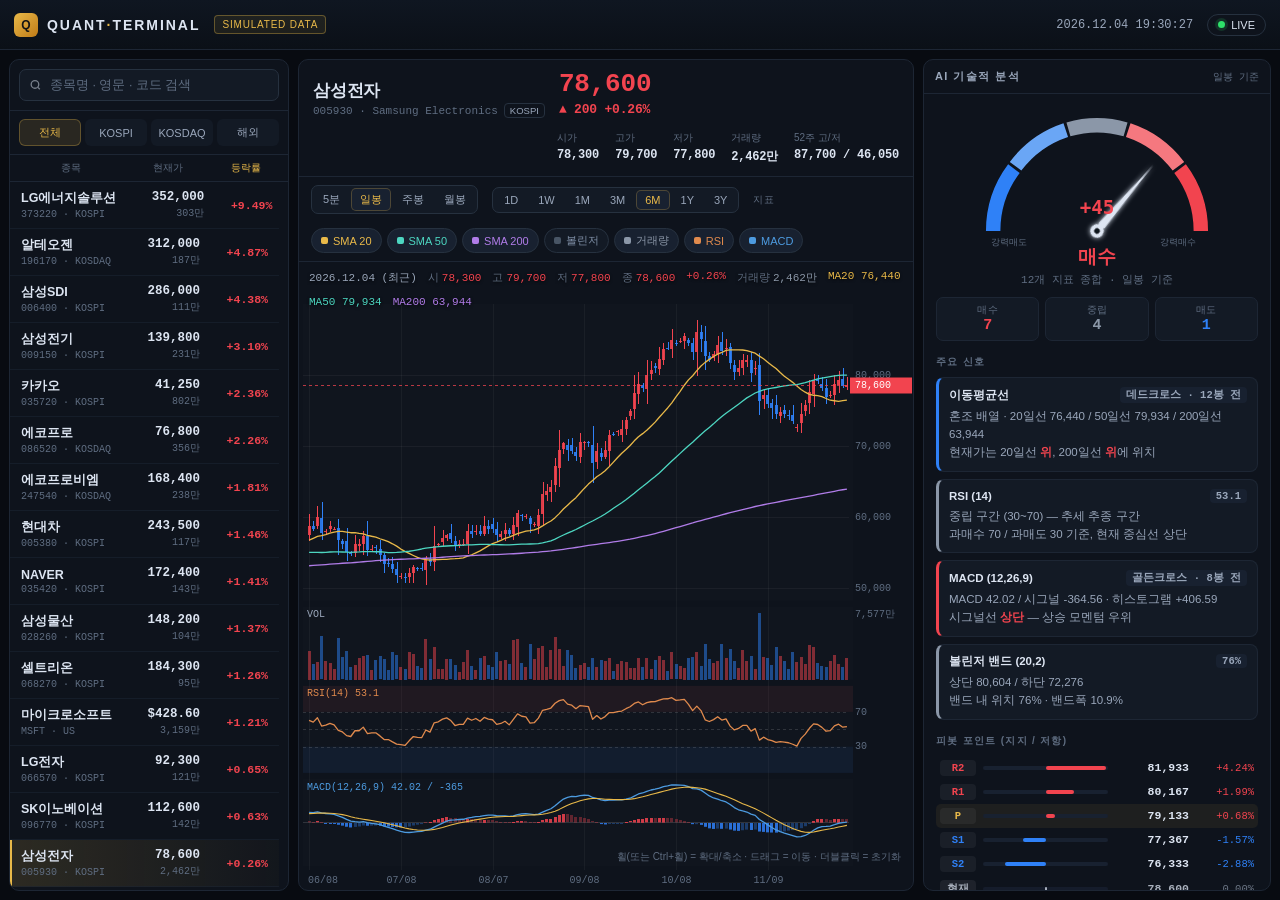
<file: legacy/terminal-dark.html>
<!doctype html>
<html lang="ko">
<head>
<meta charset="utf-8">
<meta name="viewport" content="width=device-width, initial-scale=1, viewport-fit=cover">
<title>QUANT TERMINAL — 주식 차트 &amp; 기술적 분석</title>
<style>
:root{
  --bg:#080b11;
  --panel:#0e131c;
  --panel-2:#131a25;
  --panel-3:#182130;
  --line:#1d2634;
  --line-2:#26313f;
  --text:#dde5f2;
  --text-2:#9aa7bb;
  --muted:#5f6d81;
  --up:#f2444f;
  --up-soft:rgba(242,68,79,.14);
  --down:#2f81f7;
  --down-soft:rgba(47,129,247,.14);
  --flat:#8b97a8;
  --accent:#e9b949;
  --accent-2:#4dd6c1;
  --grid:rgba(255,255,255,.045);
  --shadow:0 10px 30px rgba(0,0,0,.45);
  --mono:"SF Mono",ui-monospace,SFMono-Regular,Menlo,Consolas,"Liberation Mono",monospace;
  --sans:-apple-system,BlinkMacSystemFont,"Apple SD Gothic Neo","Pretendard","Noto Sans KR",Segoe UI,Roboto,sans-serif;
}
*{box-sizing:border-box}
html,body{margin:0;padding:0}
body{
  background:var(--bg);
  color:var(--text);
  font-family:var(--sans);
  font-size:13px;
  -webkit-font-smoothing:antialiased;
  overflow:hidden;
}
button{font-family:inherit;color:inherit;background:none;border:none;cursor:pointer}
input{font-family:inherit}
.num{font-family:var(--mono);font-variant-numeric:tabular-nums;letter-spacing:-.2px}
.up{color:var(--up)}
.down{color:var(--down)}
.flat{color:var(--flat)}

/* ===== top bar ===== */
.topbar{
  height:50px;display:flex;align-items:center;gap:14px;
  padding:0 14px;border-bottom:1px solid var(--line);
  background:linear-gradient(180deg,#0f1621,#0b1017);
}
.brand{display:flex;align-items:center;gap:9px;min-width:0}
.brand .mark{
  width:24px;height:24px;border-radius:6px;flex:none;
  background:linear-gradient(135deg,var(--accent),#c07b17);
  display:grid;place-items:center;color:#141414;font-weight:800;font-size:12px;
}
.brand h1{margin:0;font-size:14px;font-weight:700;letter-spacing:.14em;white-space:nowrap}
.brand h1 span{color:var(--accent)}
.badge-sim{
  font-size:10px;letter-spacing:.08em;padding:3px 7px;border-radius:4px;
  border:1px solid rgba(233,185,73,.35);color:var(--accent);background:rgba(233,185,73,.08);
  white-space:nowrap;
}
.topbar .spacer{flex:1}
.clock{font-family:var(--mono);font-size:12px;color:var(--text-2);white-space:nowrap}
.live-toggle{
  display:flex;align-items:center;gap:6px;font-size:11px;color:var(--text-2);
  border:1px solid var(--line-2);border-radius:999px;padding:4px 10px;background:var(--panel);
}
.live-dot{width:7px;height:7px;border-radius:50%;background:var(--muted)}
.live-toggle.on .live-dot{background:#2ee06a;box-shadow:0 0 0 3px rgba(46,224,106,.15);animation:pulse 1.6s infinite}
.live-toggle.on{color:var(--text)}
@keyframes pulse{50%{opacity:.45}}
.menu-btn{display:none;width:34px;height:30px;border:1px solid var(--line-2);border-radius:7px;background:var(--panel);font-size:15px}

/* ===== layout ===== */
.app{
  display:grid;
  grid-template-columns:280px minmax(0,1fr) 348px;
  grid-template-areas:"side main aside";
  gap:9px;padding:9px;height:calc(100vh - 50px);
}
.panel{background:var(--panel);border:1px solid var(--line);border-radius:10px;min-width:0}
.panel-hd{
  display:flex;align-items:center;gap:8px;padding:9px 11px;border-bottom:1px solid var(--line);
}
.panel-hd h2{margin:0;font-size:11px;font-weight:700;letter-spacing:.13em;color:var(--text-2)}
.panel-hd .cnt{margin-left:auto;font-size:10px;color:var(--muted);font-family:var(--mono)}

/* ===== sidebar ===== */
.side{grid-area:side;display:flex;flex-direction:column;overflow:hidden}
.search-wrap{padding:9px;border-bottom:1px solid var(--line);position:relative}
.search-wrap svg{position:absolute;left:19px;top:50%;transform:translateY(-50%);opacity:.5}
#search{
  width:100%;background:var(--panel-2);border:1px solid var(--line-2);border-radius:7px;
  padding:8px 10px 8px 30px;color:var(--text);font-size:12.5px;outline:none;
}
#search:focus{border-color:rgba(233,185,73,.5);background:var(--panel-3)}
#search::placeholder{color:var(--muted)}
.mkt-tabs{display:flex;gap:4px;padding:8px 9px;border-bottom:1px solid var(--line)}
.mkt-tabs button{
  flex:1;font-size:11px;padding:5px 0;border-radius:6px;color:var(--text-2);
  border:1px solid transparent;background:var(--panel-2);
}
.mkt-tabs button.on{background:rgba(233,185,73,.12);color:var(--accent);border-color:rgba(233,185,73,.3)}
.list-head{
  display:grid;grid-template-columns:1fr 82px 62px;gap:6px;padding:6px 11px;
  font-size:10px;color:var(--muted);border-bottom:1px solid var(--line);letter-spacing:.04em;
}
.list-head span:not(:first-child){text-align:right}
.list-head button{font-size:10px;color:var(--muted);padding:0}
.list-head button.on{color:var(--accent)}
#stock-list{flex:1;overflow-y:auto;overscroll-behavior:contain;scrollbar-gutter:stable}
.row{
  display:grid;grid-template-columns:1fr 82px 62px;gap:6px;align-items:center;
  padding:8px 11px;border-bottom:1px solid rgba(29,38,52,.55);cursor:pointer;
}
.row:hover{background:var(--panel-2)}
.row.on{background:linear-gradient(90deg,rgba(233,185,73,.14),rgba(233,185,73,.02));box-shadow:inset 2px 0 0 var(--accent)}
.row .nm{font-size:12.5px;font-weight:600;white-space:nowrap;overflow:hidden;text-overflow:ellipsis}
.row .cd{font-size:10px;color:var(--muted);font-family:var(--mono);margin-top:2px}
.row .px{text-align:right;font-size:12.5px;font-family:var(--mono);font-weight:600}
.row .vl{text-align:right;font-size:10px;color:var(--muted);font-family:var(--mono);margin-top:2px}
.row .ch{text-align:right;font-size:11.5px;font-family:var(--mono);font-weight:600}
.empty{padding:26px 14px;text-align:center;color:var(--muted);font-size:12px}

/* ===== main ===== */
.main{grid-area:main;display:flex;flex-direction:column;overflow:hidden}
.quote{display:flex;align-items:flex-end;gap:14px;padding:11px 14px;border-bottom:1px solid var(--line);flex-wrap:wrap}
.quote .id{min-width:0}
.quote .nm{font-size:17px;font-weight:700;letter-spacing:-.2px}
.quote .sub{font-size:11px;color:var(--muted);margin-top:3px;font-family:var(--mono)}
.quote .tag{font-size:9.5px;border:1px solid var(--line-2);border-radius:4px;padding:1px 5px;color:var(--text-2);margin-left:6px;font-family:var(--sans)}
.quote .price{font-size:26px;font-weight:700;font-family:var(--mono);line-height:1}
.quote .chg{font-size:13px;font-family:var(--mono);font-weight:600;margin-top:5px}
.quote .stats{display:flex;gap:16px;margin-left:auto;flex-wrap:wrap}
.quote .stats div{font-size:10px;color:var(--muted)}
.quote .stats b{display:block;font-size:12px;color:var(--text);font-family:var(--mono);font-weight:600;margin-top:3px}

.ctrl{display:flex;align-items:center;gap:14px;padding:8px 12px;border-bottom:1px solid var(--line);flex-wrap:wrap}
.seg{display:flex;background:var(--panel-2);border:1px solid var(--line-2);border-radius:7px;padding:2px;gap:2px}
.seg button{font-size:11px;padding:4px 9px;border-radius:5px;color:var(--text-2);white-space:nowrap}
.seg button:hover{color:var(--text)}
.seg button.on{background:var(--panel-3);color:var(--accent);box-shadow:inset 0 0 0 1px rgba(233,185,73,.25)}
.ctrl .lbl{font-size:10px;color:var(--muted);letter-spacing:.08em}
.chips{display:flex;gap:5px;flex-wrap:wrap}
.chip{
  font-size:11px;padding:4px 9px;border-radius:999px;border:1px solid var(--line-2);
  color:var(--muted);background:var(--panel-2);display:flex;align-items:center;gap:5px;
}
.chip i{width:7px;height:7px;border-radius:2px;background:currentColor;opacity:.5;font-style:normal}
.chip.on{color:var(--text);border-color:var(--line-2);background:var(--panel-3)}
.chip.on i{opacity:1}

.chart-wrap{flex:1;position:relative;min-height:330px}
#chart{position:absolute;inset:0;width:100%;height:100%;display:block;touch-action:none;cursor:crosshair}
.legend{
  position:absolute;left:10px;top:8px;display:flex;gap:11px;flex-wrap:wrap;
  font-family:var(--mono);font-size:11px;pointer-events:none;text-shadow:0 1px 3px rgba(0,0,0,.8);
}
.legend .k{color:var(--muted);margin-right:3px}
.chart-hint{position:absolute;right:12px;bottom:26px;font-size:10px;color:var(--muted);pointer-events:none}
@media (max-width:900px){.legend .ma{display:none}}
@media (max-width:560px){.legend .opt{display:none}.chart-hint{display:none}}

/* ===== analysis ===== */
.aside{grid-area:aside;display:flex;flex-direction:column;overflow:hidden}
.aside-body{overflow-y:auto;padding:12px;display:flex;flex-direction:column;gap:12px;overscroll-behavior:contain}
.gauge-box{display:flex;flex-direction:column;align-items:center;gap:2px}
.gauge-box svg{width:100%;max-width:250px;height:auto}
.signal-badge{
  font-size:19px;font-weight:800;letter-spacing:.02em;margin-top:-6px;
}
.signal-sub{font-size:11px;color:var(--muted);font-family:var(--mono)}
.tally{display:flex;gap:6px;width:100%;margin-top:8px}
.tally div{flex:1;text-align:center;border:1px solid var(--line);border-radius:7px;padding:6px 2px;background:var(--panel-2)}
.tally span{display:block;font-size:9.5px;color:var(--muted);letter-spacing:.05em}
.tally b{font-size:15px;font-family:var(--mono)}
.sec-title{font-size:10px;letter-spacing:.13em;color:var(--muted);font-weight:700;margin:2px 0 -4px}
.cards{display:flex;flex-direction:column;gap:7px}
.card{border:1px solid var(--line);border-radius:8px;padding:9px 10px;background:var(--panel-2);border-left:3px solid var(--line-2)}
.card.bull{border-left-color:var(--up)}
.card.bear{border-left-color:var(--down)}
.card.neut{border-left-color:var(--flat)}
.card .t{display:flex;align-items:center;gap:6px;font-size:11.5px;font-weight:700}
.card .t em{margin-left:auto;font-style:normal;font-size:10.5px;font-family:var(--mono);padding:1px 6px;border-radius:4px;background:var(--panel-3);color:var(--text-2)}
.card .d{font-size:11.5px;color:var(--text-2);margin-top:5px;line-height:1.55}
.tbl{width:100%;border-collapse:collapse;font-size:11.5px}
.tbl th{
  text-align:left;font-size:9.5px;color:var(--muted);font-weight:600;letter-spacing:.06em;
  padding:4px 6px;border-bottom:1px solid var(--line);
}
.tbl th:not(:first-child),.tbl td:not(:first-child){text-align:right}
.tbl td{padding:5px 6px;border-bottom:1px solid rgba(29,38,52,.5);font-family:var(--mono)}
.tbl td:first-child{font-family:var(--sans);color:var(--text-2)}
.tbl .sig{font-weight:700;font-size:11px}
.pivot-row{display:grid;grid-template-columns:36px 1fr 74px 58px;align-items:center;gap:7px;padding:4px 4px;font-size:11.5px}
.pivot-row .pc{text-align:right;font-family:var(--mono);font-size:10.5px}
.pivot-row .lv{font-family:var(--mono);font-weight:700;font-size:10.5px;text-align:center;border-radius:4px;padding:2px 0}
.pivot-row .bar{height:4px;border-radius:2px;background:var(--panel-3);position:relative;overflow:hidden}
.pivot-row .bar i{position:absolute;top:0;bottom:0;border-radius:2px;display:block}
.pivot-row .vx{text-align:right;font-family:var(--mono);font-weight:600}
.pivot-row.cur{background:rgba(233,185,73,.07);border-radius:5px}
.report{
  font-size:12px;line-height:1.75;color:var(--text-2);background:var(--panel-2);
  border:1px solid var(--line);border-radius:8px;padding:11px 12px;white-space:pre-line;
}
.report b{color:var(--text)}
.disclaimer{font-size:10px;color:var(--muted);line-height:1.6;padding-bottom:4px}

.scrim{display:none}
::-webkit-scrollbar{width:9px;height:9px}
::-webkit-scrollbar-track{background:transparent}
::-webkit-scrollbar-thumb{background:#232d3c;border-radius:6px;border:2px solid var(--panel)}
::-webkit-scrollbar-thumb:hover{background:#313e51}

/* ===== responsive ===== */
@media (max-width:1180px){
  body{overflow:auto}
  .app{
    grid-template-columns:248px minmax(0,1fr);
    grid-template-areas:"side main" "side aside";
    grid-template-rows:minmax(520px,62vh) auto;height:auto;
  }
  .side{position:sticky;top:9px;max-height:calc(100vh - 68px)}
  .aside-body{max-height:none}
  #chart{touch-action:pan-y}
}
@media (max-width:820px){
  .menu-btn{display:block}
  .app{grid-template-columns:minmax(0,1fr);grid-template-areas:"main" "aside";grid-template-rows:auto auto}
  .side{
    position:fixed;top:50px;left:0;bottom:0;width:290px;z-index:40;max-height:none;
    transform:translateX(-102%);transition:transform .22s ease;box-shadow:var(--shadow);border-radius:0;
  }
  .side.open{transform:none}
  .scrim.show{display:block;position:fixed;inset:50px 0 0;background:rgba(0,0,0,.55);z-index:30}
  .chart-wrap{min-height:360px;height:52vh}
  .quote .stats{width:100%;margin-left:0;gap:14px}
  .quote .price{font-size:22px}
  .brand h1{font-size:12px}
}
@media (max-width:620px){
  .clock{display:none}
  .legend{font-size:10px;gap:8px}
}
@media (max-width:420px){
  .badge-sim{display:none}
  .quote .nm{font-size:15px}
  .brand h1{letter-spacing:.08em}
}
</style>
</head>
<body>

<header class="topbar">
  <button class="menu-btn" id="menu-btn" aria-label="종목 목록 열기">☰</button>
  <div class="brand">
    <div class="mark">Q</div>
    <h1>QUANT<span>·</span>TERMINAL</h1>
  </div>
  <span class="badge-sim">SIMULATED DATA</span>
  <div class="spacer"></div>
  <div class="clock" id="clock">--:--:--</div>
  <button class="live-toggle on" id="live-btn"><span class="live-dot"></span><span>LIVE</span></button>
</header>

<div class="scrim" id="scrim"></div>

<div class="app">
  <!-- ============ 사이드바 ============ -->
  <aside class="panel side">
    <div class="search-wrap">
      <svg width="13" height="13" viewBox="0 0 24 24" fill="none" stroke="currentColor" stroke-width="2.4"><circle cx="11" cy="11" r="7"/><path d="M20 20l-3.6-3.6"/></svg>
      <input id="search" type="search" placeholder="종목명 · 영문 · 코드 검색" autocomplete="off" spellcheck="false">
    </div>
    <div class="mkt-tabs" id="mkt-tabs">
      <button data-mkt="ALL" class="on">전체</button>
      <button data-mkt="KOSPI">KOSPI</button>
      <button data-mkt="KOSDAQ">KOSDAQ</button>
      <button data-mkt="US">해외</button>
    </div>
    <div class="list-head">
      <button data-sort="name">종목</button>
      <button data-sort="price">현재가</button>
      <button data-sort="chg" class="on">등락률</button>
    </div>
    <div id="stock-list"></div>
  </aside>

  <!-- ============ 메인 차트 ============ -->
  <section class="panel main">
    <div class="quote">
      <div class="id">
        <div class="nm" id="q-name">—</div>
        <div class="sub"><span id="q-code"></span><span class="tag" id="q-mkt"></span></div>
      </div>
      <div>
        <div class="price num" id="q-price">—</div>
        <div class="chg num" id="q-chg">—</div>
      </div>
      <div class="stats">
        <div>시가<b class="num" id="q-open">—</b></div>
        <div>고가<b class="num up" id="q-high">—</b></div>
        <div>저가<b class="num down" id="q-low">—</b></div>
        <div>거래량<b class="num" id="q-vol">—</b></div>
        <div>52주 고/저<b class="num" id="q-52">—</b></div>
      </div>
    </div>

    <div class="ctrl">
      <div class="seg" id="tf-seg">
        <button data-tf="5m">5분</button>
        <button data-tf="D" class="on">일봉</button>
        <button data-tf="W">주봉</button>
        <button data-tf="M">월봉</button>
      </div>
      <div class="seg" id="range-seg">
        <button data-range="1D">1D</button>
        <button data-range="1W">1W</button>
        <button data-range="1M">1M</button>
        <button data-range="3M">3M</button>
        <button data-range="6M" class="on">6M</button>
        <button data-range="1Y">1Y</button>
        <button data-range="3Y">3Y</button>
      </div>
      <span class="lbl">지표</span>
      <div class="chips" id="ind-chips">
        <button class="chip on" data-ind="sma20" style="color:#e9b949"><i></i>SMA 20</button>
        <button class="chip on" data-ind="sma50" style="color:#4dd6c1"><i></i>SMA 50</button>
        <button class="chip on" data-ind="sma200" style="color:#b07ce8"><i></i>SMA 200</button>
        <button class="chip" data-ind="bb" style="color:#7f8fa6"><i></i>볼린저</button>
        <button class="chip on" data-ind="vol" style="color:#8b97a8"><i></i>거래량</button>
        <button class="chip on" data-ind="rsi" style="color:#e08a4d"><i></i>RSI</button>
        <button class="chip on" data-ind="macd" style="color:#4d9be0"><i></i>MACD</button>
      </div>
    </div>

    <div class="chart-wrap">
      <canvas id="chart"></canvas>
      <div class="legend" id="legend"></div>
      <div class="chart-hint">휠(또는 Ctrl+휠) = 확대/축소 · 드래그 = 이동 · 더블클릭 = 초기화</div>
    </div>
  </section>

  <!-- ============ AI 기술적 분석 ============ -->
  <aside class="panel aside">
    <div class="panel-hd">
      <h2>AI 기술적 분석</h2>
      <span class="cnt" id="analysis-basis">일봉 기준</span>
    </div>
    <div class="aside-body">
      <div class="gauge-box">
        <svg viewBox="0 0 260 148" aria-hidden="true">
          <defs>
            <filter id="nglow" x="-50%" y="-50%" width="200%" height="200%">
              <feGaussianBlur stdDeviation="3" result="b"/><feMerge><feMergeNode in="b"/><feMergeNode in="SourceGraphic"/></feMerge>
            </filter>
          </defs>
          <g fill="none" stroke-width="15" stroke-linecap="butt">
            <path d="M22 130 A108 108 0 0 1 43.6 65.2" stroke="#2f81f7"/>
            <path d="M45.3 62.7 A108 108 0 0 1 97.5 25.1" stroke="#6aa6f5"/>
            <path d="M100.3 24.3 A108 108 0 0 1 159.7 24.3" stroke="#8b97a8"/>
            <path d="M162.5 25.1 A108 108 0 0 1 214.7 62.7" stroke="#f5787f"/>
            <path d="M216.4 65.2 A108 108 0 0 1 238 130" stroke="#f2444f"/>
          </g>
          <text x="20" y="145" fill="#5f6d81" font-size="9" font-family="monospace">강력매도</text>
          <text x="196" y="145" fill="#5f6d81" font-size="9" font-family="monospace">강력매수</text>
          <g id="needle" filter="url(#nglow)" transform="rotate(0 130 130)">
            <path d="M130 130 L126 122 L130 40 L134 122 Z" fill="#dde5f2"/>
            <circle cx="130" cy="130" r="7" fill="#dde5f2"/>
            <circle cx="130" cy="130" r="3" fill="#0e131c"/>
          </g>
          <text id="score-txt" x="130" y="112" text-anchor="middle" fill="#dde5f2" font-size="20" font-weight="700" font-family="monospace">0</text>
        </svg>
        <div class="signal-badge" id="signal-badge">—</div>
        <div class="signal-sub" id="signal-sub">—</div>
        <div class="tally">
          <div><span>매수</span><b class="up" id="t-buy">0</b></div>
          <div><span>중립</span><b class="flat" id="t-neut">0</b></div>
          <div><span>매도</span><b class="down" id="t-sell">0</b></div>
        </div>
      </div>

      <div class="sec-title">주요 신호</div>
      <div class="cards" id="cards"></div>

      <div class="sec-title">피봇 포인트 (지지 / 저항)</div>
      <div id="pivot"></div>

      <div class="sec-title">이동평균선</div>
      <table class="tbl"><thead><tr><th>지표</th><th>값</th><th>신호</th></tr></thead><tbody id="ma-tbl"></tbody></table>

      <div class="sec-title">오실레이터</div>
      <table class="tbl"><thead><tr><th>지표</th><th>값</th><th>신호</th></tr></thead><tbody id="osc-tbl"></tbody></table>

      <div class="sec-title">분석 리포트</div>
      <div class="report" id="report">—</div>

      <div class="disclaimer">
        ※ 본 화면의 시세는 데모용 <b>시뮬레이션 데이터</b>이며 실제 시장가와 무관합니다.
        모든 지표·신호는 과거 가격의 수학적 계산 결과일 뿐 투자 자문이 아니며, 투자 판단과 그 책임은 이용자 본인에게 있습니다.
      </div>
    </div>
  </aside>
</div>

<script>
/* =========================================================================
   QUANT TERMINAL
   1) 데이터 레이어  2) 기술적 지표  3) 분석 엔진  4) 차트 렌더러  5) UI
   ※ 시세는 종목코드 시드 기반 시뮬레이션. 실제 API 연동 시 buildDaily()만 교체.
   ========================================================================= */
'use strict';
const $ = (s, r = document) => r.querySelector(s);
const $$ = (s, r = document) => Array.prototype.slice.call(r.querySelectorAll(s));

/* ---------- 시드 난수 ---------- */
function hash32(s){ let h = 2166136261; for (let i=0;i<s.length;i++){ h ^= s.charCodeAt(i); h = Math.imul(h, 16777619); } return h >>> 0; }
function mulberry32(a){ return function(){ a |= 0; a = a + 0x6D2B79F5 | 0; let t = Math.imul(a ^ a >>> 15, 1 | a); t = t + Math.imul(t ^ t >>> 7, 61 | t) ^ t; return ((t ^ t >>> 14) >>> 0) / 4294967296; }; }
function gauss(rnd){ let u = 0, v = 0; while (u === 0) u = rnd(); while (v === 0) v = rnd(); return Math.sqrt(-2 * Math.log(u)) * Math.cos(2 * Math.PI * v); }

/* ---------- 종목 유니버스 ---------- */
/* base = 기준 최근가, vol = 일간 변동성, drift = 일간 기대수익, vb = 기준 거래량 */
const STOCKS = [
  { code:'005930', name:'삼성전자',         en:'Samsung Electronics', market:'KOSPI',  cur:'KRW', base:78600,  vol:0.0160, drift:0.00042, vb:14200000 },
  { code:'000660', name:'SK하이닉스',       en:'SK hynix',            market:'KOSPI',  cur:'KRW', base:196500, vol:0.0235, drift:0.00098, vb:4100000 },
  { code:'373220', name:'LG에너지솔루션',   en:'LG Energy Solution',  market:'KOSPI',  cur:'KRW', base:352000, vol:0.0248, drift:-0.00052, vb:520000 },
  { code:'207940', name:'삼성바이오로직스', en:'Samsung Biologics',   market:'KOSPI',  cur:'KRW', base:812000, vol:0.0205, drift:0.00061, vb:118000 },
  { code:'005380', name:'현대차',           en:'Hyundai Motor',       market:'KOSPI',  cur:'KRW', base:243500, vol:0.0180, drift:0.00048, vb:980000 },
  { code:'000270', name:'기아',             en:'Kia',                 market:'KOSPI',  cur:'KRW', base:104800, vol:0.0188, drift:0.00035, vb:1450000 },
  { code:'068270', name:'셀트리온',         en:'Celltrion',           market:'KOSPI',  cur:'KRW', base:184300, vol:0.0222, drift:-0.00018, vb:620000 },
  { code:'035420', name:'NAVER',            en:'NAVER',               market:'KOSPI',  cur:'KRW', base:172400, vol:0.0208, drift:-0.00035, vb:760000 },
  { code:'035720', name:'카카오',           en:'Kakao',               market:'KOSPI',  cur:'KRW', base:41250,  vol:0.0242, drift:-0.00068, vb:2350000 },
  { code:'005490', name:'POSCO홀딩스',      en:'POSCO Holdings',      market:'KOSPI',  cur:'KRW', base:328000, vol:0.0215, drift:-0.00042, vb:410000 },
  { code:'051910', name:'LG화학',           en:'LG Chem',             market:'KOSPI',  cur:'KRW', base:298500, vol:0.0228, drift:-0.00055, vb:330000 },
  { code:'006400', name:'삼성SDI',          en:'Samsung SDI',         market:'KOSPI',  cur:'KRW', base:286000, vol:0.0240, drift:-0.00061, vb:380000 },
  { code:'012330', name:'현대모비스',       en:'Hyundai Mobis',       market:'KOSPI',  cur:'KRW', base:236500, vol:0.0168, drift:0.00028, vb:290000 },
  { code:'105560', name:'KB금융',           en:'KB Financial',        market:'KOSPI',  cur:'KRW', base:86400,  vol:0.0152, drift:0.00082, vb:1620000 },
  { code:'055550', name:'신한지주',         en:'Shinhan Financial',   market:'KOSPI',  cur:'KRW', base:58900,  vol:0.0148, drift:0.00074, vb:1980000 },
  { code:'028260', name:'삼성물산',         en:'Samsung C&T',         market:'KOSPI',  cur:'KRW', base:148200, vol:0.0172, drift:0.00036, vb:520000 },
  { code:'096770', name:'SK이노베이션',     en:'SK Innovation',       market:'KOSPI',  cur:'KRW', base:112600, vol:0.0225, drift:-0.00046, vb:690000 },
  { code:'012450', name:'한화에어로스페이스', en:'Hanwha Aerospace',  market:'KOSPI',  cur:'KRW', base:328500, vol:0.0262, drift:0.00135, vb:880000 },
  { code:'011200', name:'HMM',              en:'HMM',                 market:'KOSPI',  cur:'KRW', base:18420,  vol:0.0268, drift:0.00052, vb:5600000 },
  { code:'034020', name:'두산에너빌리티',   en:'Doosan Enerbility',   market:'KOSPI',  cur:'KRW', base:23150,  vol:0.0272, drift:0.00112, vb:7300000 },
  { code:'009150', name:'삼성전기',         en:'Samsung Electro-Mech',market:'KOSPI',  cur:'KRW', base:139800, vol:0.0205, drift:0.00022, vb:640000 },
  { code:'066570', name:'LG전자',           en:'LG Electronics',      market:'KOSPI',  cur:'KRW', base:92300,  vol:0.0192, drift:-0.00026, vb:780000 },
  { code:'247540', name:'에코프로비엠',     en:'EcoPro BM',           market:'KOSDAQ', cur:'KRW', base:168400, vol:0.0318, drift:-0.00092, vb:1240000 },
  { code:'196170', name:'알테오젠',         en:'Alteogen',            market:'KOSDAQ', cur:'KRW', base:312000, vol:0.0305, drift:0.00142, vb:640000 },
  { code:'086520', name:'에코프로',         en:'EcoPro',              market:'KOSDAQ', cur:'KRW', base:76800,  vol:0.0330, drift:-0.00085, vb:1860000 },
  { code:'035900', name:'JYP Ent.',         en:'JYP Entertainment',   market:'KOSDAQ', cur:'KRW', base:62400,  vol:0.0262, drift:-0.00032, vb:520000 },
  { code:'058470', name:'리노공업',         en:'Leeno Industrial',    market:'KOSDAQ', cur:'KRW', base:182500, vol:0.0248, drift:0.00058, vb:210000 },
  { code:'091990', name:'셀트리온헬스케어', en:'Celltrion Healthcare',market:'KOSDAQ', cur:'KRW', base:71300,  vol:0.0255, drift:-0.00024, vb:880000 },
  { code:'AAPL',   name:'애플',             en:'Apple Inc.',          market:'US',     cur:'USD', base:232.50, vol:0.0142, drift:0.00068, vb:52000000 },
  { code:'NVDA',   name:'엔비디아',         en:'NVIDIA Corp.',        market:'US',     cur:'USD', base:178.20, vol:0.0268, drift:0.00185, vb:210000000 },
  { code:'MSFT',   name:'마이크로소프트',   en:'Microsoft Corp.',     market:'US',     cur:'USD', base:428.60, vol:0.0135, drift:0.00072, vb:19000000 },
  { code:'TSLA',   name:'테슬라',           en:'Tesla Inc.',          market:'US',     cur:'USD', base:268.40, vol:0.0295, drift:0.00042, vb:88000000 }
];
const STOCK_BY_CODE = {}; STOCKS.forEach(s => STOCK_BY_CODE[s.code] = s);

/* ---------- 포맷터 ---------- */
function roundTick(p, cur){
  if (cur === 'USD') return Math.round(p * 100) / 100;
  if (p < 2000) return Math.round(p);
  if (p < 5000) return Math.round(p / 5) * 5;
  if (p < 20000) return Math.round(p / 10) * 10;
  if (p < 50000) return Math.round(p / 50) * 50;
  if (p < 200000) return Math.round(p / 100) * 100;
  if (p < 500000) return Math.round(p / 500) * 500;
  return Math.round(p / 1000) * 1000;
}
function fmtPrice(v, cur){
  if (v == null || !isFinite(v)) return '—';
  if (cur === 'USD') return '$' + v.toFixed(2);
  return Math.round(v).toLocaleString('ko-KR');
}
function fmtAxis(v, cur){
  if (cur === 'USD') return v.toFixed(v < 100 ? 2 : 1);
  if (v >= 100000) return Math.round(v).toLocaleString('ko-KR');
  return Math.round(v).toLocaleString('ko-KR');
}
function fmtPct(v){ return (v > 0 ? '+' : '') + v.toFixed(2) + '%'; }
function fmtVol(v){
  if (v == null) return '—';
  if (v >= 100000000) return (v / 100000000).toFixed(1) + '억';
  if (v >= 10000) return Math.round(v / 10000).toLocaleString('ko-KR') + '만';
  return Math.round(v).toLocaleString('ko-KR');
}
function sign(v){ return v > 0 ? 'up' : v < 0 ? 'down' : 'flat'; }
function pad2(n){ return n < 10 ? '0' + n : '' + n; }

/* ---------- 일봉 생성 ---------- */
const N_DAILY = 780;               // 약 3년치 영업일
function weekdaysBack(n){
  const out = [], d = new Date(); d.setHours(15, 30, 0, 0);
  while (out.length < n){ const w = d.getDay(); if (w !== 0 && w !== 6) out.push(d.getTime()); d.setDate(d.getDate() - 1); }
  return out.reverse();
}
function buildDaily(st){
  const rnd = mulberry32(hash32(st.code + '|qt1'));
  const times = weekdaysBack(N_DAILY);
  const raw = [];
  let p = st.base, trend = 0, volState = 1;
  for (let i = 0; i < N_DAILY; i++){
    if (i % 42 === 0) trend = gauss(rnd) * st.vol * 0.42;          // 중기 추세 전환
    if (i % 17 === 0) volState = 0.62 + rnd() * 0.95;              // 변동성 레짐
    const shock = gauss(rnd) * st.vol * volState;
    const ret = st.drift * 0.75 + trend * 0.35 + shock;
    const open = roundTick(p * (1 + gauss(rnd) * st.vol * 0.22), st.cur);
    const close = open * (1 + ret);
    const span = (Math.abs(ret) + st.vol * volState * 0.7);
    const high = Math.max(open, close) * (1 + span * (0.15 + 0.75 * rnd()));
    const low = Math.min(open, close) * (1 - span * (0.15 + 0.75 * rnd()));
    raw.push({ o:open, h:high, l:low, c:close, r:Math.abs(ret), vs:volState });
    p = close;
  }
  const scale = st.base / p;                                        // 최종가를 기준가에 정렬
  const bars = raw.map((b, i) => {
    const o = roundTick(b.o * scale, st.cur), c = roundTick(b.c * scale, st.cur);
    let h = roundTick(b.h * scale, st.cur), l = roundTick(b.l * scale, st.cur);
    h = Math.max(h, o, c); l = Math.min(l, o, c);
    const vmul = (0.55 + 0.9 * ((i * 2654435761) % 1000) / 1000) * (1 + b.r / st.vol * 0.55) * b.vs;
    return { t: times[i], o:o, h:h, l:l, c:c, v: Math.round(st.vb * vmul) };
  });
  return bars;
}

/* ---------- 봉 집계 (주/월) ---------- */
function aggregate(bars, kind){
  const out = []; let cur = null, key = null;
  for (let i = 0; i < bars.length; i++){
    const b = bars[i], d = new Date(b.t);
    let k;
    if (kind === 'M') k = d.getFullYear() + '-' + d.getMonth();
    else { const t = new Date(d); t.setDate(t.getDate() - ((t.getDay() + 6) % 7)); k = t.getFullYear() + '-' + t.getMonth() + '-' + t.getDate(); }
    if (k !== key){ if (cur) out.push(cur); cur = { t:b.t, o:b.o, h:b.h, l:b.l, c:b.c, v:b.v }; key = k; }
    else { cur.h = Math.max(cur.h, b.h); cur.l = Math.min(cur.l, b.l); cur.c = b.c; cur.v += b.v; }
  }
  if (cur) out.push(cur);
  return out;
}

/* ---------- 5분봉 생성 (최근 10영업일, 브라운 브리지) ---------- */
function buildIntraday(st, daily){
  const days = daily.slice(-10), out = [];
  const rnd = mulberry32(hash32(st.code + '|intra'));
  const M = 78;                                                     // 09:00~15:30, 5분 간격
  for (let d = 0; d < days.length; d++){
    const day = days[d], base = new Date(day.t); base.setHours(9, 0, 0, 0);
    const steps = [], rel = []; let acc = 0, cum = 0;
    for (let i = 0; i < M; i++){ const g = gauss(rnd); steps.push(g); acc += g; }
    for (let i = 0; i < M; i++){ cum += steps[i]; rel.push(cum - ((i + 1) / M) * acc); }
    let mx = 0, mn = 0, mxi = 0, mni = 0;
    for (let i = 0; i < M; i++){ if (rel[i] > mx){ mx = rel[i]; mxi = i; } if (rel[i] < mn){ mn = rel[i]; mni = i; } }
    const k = (day.h - day.l) * 0.46 / Math.max(mx - mn, 1e-9);
    const path = [];
    for (let i = 0; i < M; i++){
      let v = day.o + (day.c - day.o) * ((i + 1) / M) + rel[i] * k;
      path.push(Math.min(day.h, Math.max(day.l, v)));
    }
    path[M - 1] = day.c; path[mxi] = day.h; path[mni] = day.l;
    let prev = day.o;
    for (let i = 0; i < M; i++){
      const o = prev, c = path[i], j = i / (M - 1);
      const wob = (day.h - day.l) * 0.035 * rnd();
      const h = Math.min(day.h, Math.max(o, c) + wob), l = Math.max(day.l, Math.min(o, c) - wob);
      const ushape = 1.65 - 2.2 * j + 2.2 * j * j;                  // 장 초반/마감 거래 집중
      out.push({
        t: base.getTime() + i * 5 * 60000,
        o: roundTick(o, st.cur), h: roundTick(h, st.cur), l: roundTick(l, st.cur), c: roundTick(c, st.cur),
        v: Math.round(day.v / M * ushape * (0.55 + rnd()))
      });
      prev = c;
    }
  }
  return out;
}

/* ---------- 데이터 캐시 ---------- */
const DAILY = {}, SERIES = {};
function getDaily(code){ if (!DAILY[code]) DAILY[code] = buildDaily(STOCK_BY_CODE[code]); return DAILY[code]; }
function getSeries(code, tf){
  const key = code + '|' + tf;
  if (SERIES[key]) return SERIES[key];
  const daily = getDaily(code);
  let s;
  if (tf === 'D') s = daily;
  else if (tf === 'W') s = aggregate(daily, 'W');
  else if (tf === 'M') s = aggregate(daily, 'M');
  else s = buildIntraday(STOCK_BY_CODE[code], daily);
  SERIES[key] = s;
  return s;
}
function invalidate(code){ ['5m','D','W','M'].forEach(tf => delete SERIES[code + '|' + tf]); }

/* ---------- 실시간 시뮬레이션 틱 ---------- */
function tickPrice(code){
  const st = STOCK_BY_CODE[code], bars = getDaily(code), last = bars[bars.length - 1];
  const prevClose = bars[bars.length - 2] ? bars[bars.length - 2].c : last.o;
  const rnd = Math.random;
  const pull = (last.o - last.c) / last.o * 0.18;                 // 시가 방향으로 약한 평균회귀
  const move = (rnd() - 0.5) * st.vol * 0.09 + pull;              // 틱당 체감 변동폭
  let c = last.c * (1 + move);
  c = Math.min(prevClose * 1.08, Math.max(prevClose * 0.92, c));  // 일중 ±8% 제한
  c = roundTick(c, st.cur);
  last.c = c; last.h = Math.max(last.h, c); last.l = Math.min(last.l, c);
  last.v += Math.round(st.vb * 0.0016 * rnd());
  invalidate(code);
}

/* =========================================================================
   2) 기술적 지표
   ========================================================================= */
function sma(a, p){
  const out = new Array(a.length).fill(null); let s = 0;
  for (let i = 0; i < a.length; i++){ s += a[i]; if (i >= p) s -= a[i - p]; if (i >= p - 1) out[i] = s / p; }
  return out;
}
function ema(a, p){
  const out = new Array(a.length).fill(null);
  if (a.length < p) return out;
  let s = 0; for (let i = 0; i < p; i++) s += a[i];
  let prev = s / p; out[p - 1] = prev;
  const k = 2 / (p + 1);
  for (let i = p; i < a.length; i++){ prev = a[i] * k + prev * (1 - k); out[i] = prev; }
  return out;
}
function bollinger(a, p, mult){
  const mid = sma(a, p), up = new Array(a.length).fill(null), lo = new Array(a.length).fill(null);
  for (let i = 0; i < a.length; i++){
    if (mid[i] == null) continue;
    let s = 0; for (let j = i - p + 1; j <= i; j++){ const d = a[j] - mid[i]; s += d * d; }
    const sd = Math.sqrt(s / p);
    up[i] = mid[i] + mult * sd; lo[i] = mid[i] - mult * sd;
  }
  return { mid:mid, up:up, lo:lo };
}
function rsi(a, p){
  const out = new Array(a.length).fill(null);
  if (a.length <= p) return out;
  let g = 0, l = 0;
  for (let i = 1; i <= p; i++){ const d = a[i] - a[i - 1]; if (d >= 0) g += d; else l -= d; }
  g /= p; l /= p;
  out[p] = l === 0 ? 100 : 100 - 100 / (1 + g / l);
  for (let i = p + 1; i < a.length; i++){
    const d = a[i] - a[i - 1];
    g = (g * (p - 1) + (d > 0 ? d : 0)) / p;
    l = (l * (p - 1) + (d < 0 ? -d : 0)) / p;
    out[i] = l === 0 ? 100 : 100 - 100 / (1 + g / l);
  }
  return out;
}
function macd(a, f, s, sg){
  const ef = ema(a, f), es = ema(a, s);
  const line = a.map((_, i) => (ef[i] != null && es[i] != null) ? ef[i] - es[i] : null);
  const off = line.findIndex(v => v != null);
  const signal = new Array(a.length).fill(null);
  if (off >= 0){
    const sgArr = ema(line.slice(off), sg);
    for (let i = 0; i < sgArr.length; i++) if (sgArr[i] != null) signal[off + i] = sgArr[i];
  }
  const hist = line.map((v, i) => (v != null && signal[i] != null) ? v - signal[i] : null);
  return { line:line, signal:signal, hist:hist };
}
function stochastic(bars, p, k){
  const raw = new Array(bars.length).fill(null);
  for (let i = p - 1; i < bars.length; i++){
    let hi = -Infinity, lo = Infinity;
    for (let j = i - p + 1; j <= i; j++){ if (bars[j].h > hi) hi = bars[j].h; if (bars[j].l < lo) lo = bars[j].l; }
    raw[i] = hi === lo ? 50 : (bars[i].c - lo) / (hi - lo) * 100;
  }
  const valid = raw.filter(v => v != null), off = raw.findIndex(v => v != null);
  const smoothed = sma(valid, k), kArr = new Array(bars.length).fill(null);
  for (let i = 0; i < smoothed.length; i++) if (smoothed[i] != null) kArr[off + i] = smoothed[i];
  return kArr;
}
function cci(bars, p){
  const out = new Array(bars.length).fill(null);
  const tp = bars.map(b => (b.h + b.l + b.c) / 3), m = sma(tp, p);
  for (let i = 0; i < bars.length; i++){
    if (m[i] == null) continue;
    let dev = 0; for (let j = i - p + 1; j <= i; j++) dev += Math.abs(tp[j] - m[i]);
    dev /= p;
    out[i] = dev === 0 ? 0 : (tp[i] - m[i]) / (0.015 * dev);
  }
  return out;
}
function williamsR(bars, p){
  const out = new Array(bars.length).fill(null);
  for (let i = p - 1; i < bars.length; i++){
    let hi = -Infinity, lo = Infinity;
    for (let j = i - p + 1; j <= i; j++){ if (bars[j].h > hi) hi = bars[j].h; if (bars[j].l < lo) lo = bars[j].l; }
    out[i] = hi === lo ? -50 : (hi - bars[i].c) / (hi - lo) * -100;
  }
  return out;
}
function atr(bars, p){
  const tr = bars.map((b, i) => i === 0 ? b.h - b.l : Math.max(b.h - b.l, Math.abs(b.h - bars[i-1].c), Math.abs(b.l - bars[i-1].c)));
  return ema(tr, p);
}
function indicatorSet(bars){
  const c = bars.map(b => b.c);
  const bb = bollinger(c, 20, 2), md = macd(c, 12, 26, 9);
  return {
    close:c,
    sma5:sma(c,5), sma10:sma(c,10), sma20:sma(c,20), sma50:sma(c,50),
    sma60:sma(c,60), sma120:sma(c,120), sma200:sma(c,200),
    ema20:ema(c,20),
    bbU:bb.up, bbM:bb.mid, bbL:bb.lo,
    rsi:rsi(c,14),
    macd:md.line, macdSig:md.signal, macdHist:md.hist,
    stoch:stochastic(bars,14,3), cci:cci(bars,20), wr:williamsR(bars,14), atr:atr(bars,14)
  };
}

/* =========================================================================
   3) 분석 엔진
   ========================================================================= */
function lastValid(arr, from){
  for (let i = (from == null ? arr.length - 1 : from); i >= 0; i--) if (arr[i] != null) return { i:i, v:arr[i] };
  return null;
}
/* 두 시계열의 최근 교차 탐색: dir 1 = a가 b를 상향 돌파 */
function findCross(a, b, lookback){
  const n = Math.min(a.length, b.length);
  const start = Math.max(1, n - lookback);
  for (let i = n - 1; i >= start; i--){
    if (a[i] == null || b[i] == null || a[i-1] == null || b[i-1] == null) continue;
    const prev = a[i-1] - b[i-1], now = a[i] - b[i];
    if (prev <= 0 && now > 0) return { i:i, dir:1, ago:n - 1 - i };
    if (prev >= 0 && now < 0) return { i:i, dir:-1, ago:n - 1 - i };
  }
  return null;
}
function sigLabel(s){ return s > 0 ? '매수' : s < 0 ? '매도' : '중립'; }
function sigClass(s){ return s > 0 ? 'up' : s < 0 ? 'down' : 'flat'; }

function analyze(bars, st){
  const ind = indicatorSet(bars);
  const n = bars.length, last = bars[n - 1], prev = bars[n - 2] || last;
  const price = last.c;
  const maRows = [], oscRows = [];

  /* --- 이동평균선 --- */
  const maDefs = [
    ['SMA 5', ind.sma5], ['SMA 10', ind.sma10], ['SMA 20', ind.sma20],
    ['SMA 60', ind.sma60], ['SMA 120', ind.sma120], ['EMA 20', ind.ema20]
  ];
  maDefs.forEach(function(d){
    const v = d[1][n - 1];
    if (v == null){ maRows.push({ name:d[0], val:'—', sig:0, na:true }); return; }
    const gap = (price - v) / v * 100;
    maRows.push({ name:d[0], val:fmtPrice(v, st.cur), sig: gap > 0.15 ? 1 : gap < -0.15 ? -1 : 0 });
  });

  /* --- 오실레이터 --- */
  const rv = ind.rsi[n - 1], sv = ind.stoch[n - 1], cv = ind.cci[n - 1], wv = ind.wr[n - 1];
  const mv = ind.macd[n - 1], msv = ind.macdSig[n - 1];
  const mom = ind.close[n - 1] - (ind.close[n - 11] != null ? ind.close[n - 11] : ind.close[0]);
  oscRows.push({ name:'RSI (14)', val: rv != null ? rv.toFixed(1) : '—', sig: rv == null ? 0 : rv > 70 ? -1 : rv < 30 ? 1 : 0 });
  oscRows.push({ name:'Stoch %K (14)', val: sv != null ? sv.toFixed(1) : '—', sig: sv == null ? 0 : sv > 80 ? -1 : sv < 20 ? 1 : 0 });
  oscRows.push({ name:'MACD (12,26)', val: mv != null ? (Math.abs(mv) >= 100 ? mv.toFixed(0) : mv.toFixed(2)) : '—', sig: (mv == null || msv == null) ? 0 : mv > msv ? 1 : -1 });
  oscRows.push({ name:'CCI (20)', val: cv != null ? cv.toFixed(1) : '—', sig: cv == null ? 0 : cv > 100 ? -1 : cv < -100 ? 1 : 0 });
  oscRows.push({ name:"Williams %R", val: wv != null ? wv.toFixed(1) : '—', sig: wv == null ? 0 : wv > -20 ? -1 : wv < -80 ? 1 : 0 });
  oscRows.push({ name:'모멘텀 (10)', val: (mom >= 0 ? '+' : '') + fmtPrice(Math.abs(mom), st.cur).replace('$', '$'), sig: mom > 0 ? 1 : mom < 0 ? -1 : 0 });

  /* --- 종합 점수 --- */
  let buy = 0, sell = 0, neut = 0;
  maRows.concat(oscRows).forEach(function(r){ if (r.na) return; if (r.sig > 0) buy++; else if (r.sig < 0) sell++; else neut++; });
  const total = buy + sell + neut || 1;
  let score = Math.round((buy - sell) / total * 100);

  /* 추세 가중치: 정배열/역배열, MACD 히스토그램 방향 */
  const s20 = ind.sma20[n-1], s50 = ind.sma50[n-1], s200 = ind.sma200[n-1];
  if (s20 != null && s50 != null && s200 != null){
    if (s20 > s50 && s50 > s200) score += 10;
    else if (s20 < s50 && s50 < s200) score -= 10;
  }
  const h0 = ind.macdHist[n-1], h1 = ind.macdHist[n-2];
  if (h0 != null && h1 != null) score += (h0 > h1 ? 5 : -5);
  score = Math.max(-100, Math.min(100, score));

  const label = score >= 55 ? '강력 매수' : score >= 18 ? '매수' : score > -18 ? '관망 · 중립' : score > -55 ? '매도' : '강력 매도';
  const labelClass = score >= 18 ? 'up' : score <= -18 ? 'down' : 'flat';

  /* --- 골든/데드 크로스 --- */
  const cross2050 = findCross(ind.sma20, ind.sma50, 60);
  const cross50200 = findCross(ind.sma50, ind.sma200, 120);
  const align = (s20 != null && s50 != null && s200 != null)
    ? (s20 > s50 && s50 > s200 ? 'up' : (s20 < s50 && s50 < s200 ? 'down' : 'mix')) : 'na';

  /* --- MACD 크로스 --- */
  const macdCross = findCross(ind.macd, ind.macdSig, 40);

  /* --- 볼린저 위치 --- */
  const bU = ind.bbU[n-1], bM = ind.bbM[n-1], bL = ind.bbL[n-1];
  const bbPos = (bU != null && bL != null && bU !== bL) ? (price - bL) / (bU - bL) * 100 : null;
  const bbWidth = (bU != null && bM) ? (bU - bL) / bM * 100 : null;

  /* --- 피봇 포인트 (클래식, 직전 봉 기준) --- */
  const pb = prev;
  const P = (pb.h + pb.l + pb.c) / 3;
  const pivot = {
    P:P,
    R1: 2 * P - pb.l, S1: 2 * P - pb.h,
    R2: P + (pb.h - pb.l), S2: P - (pb.h - pb.l)
  };

  /* --- 52주 --- */
  const yr = bars.slice(-252);
  let hi52 = -Infinity, lo52 = Infinity;
  yr.forEach(function(b){ if (b.h > hi52) hi52 = b.h; if (b.l < lo52) lo52 = b.l; });

  const chgPct = (price - prev.c) / prev.c * 100;
  const atrPct = ind.atr[n-1] != null ? ind.atr[n-1] / price * 100 : null;

  /* --- 리포트 문장 --- */
  const nm = st.name;
  const L = [];
  L.push('<b>' + nm + '</b>의 현재가는 <b>' + fmtPrice(price, st.cur) + '</b>로 직전 종가 대비 <b>' + fmtPct(chgPct) + '</b>, 종합 기술적 신호는 <b>' + label + '</b>(점수 ' + (score > 0 ? '+' : '') + score + ')입니다.');

  let maSent = '';
  if (align === 'up') maSent = '단기(20일)·중기(50일)·장기(200일) 이동평균선이 위에서부터 순서대로 놓인 <b>정배열</b> 상태로 추세의 방향성이 뚜렷합니다.';
  else if (align === 'down') maSent = '이동평균선이 <b>역배열</b>로 배치되어 있어 중장기 하락 추세가 이어지는 구간입니다.';
  else if (align === 'mix') maSent = '이동평균선이 서로 엉킨 <b>혼조 배열</b>로, 방향성이 정리되지 않은 횡보 구간입니다.';
  if (cross2050) maSent += ' 20일선이 50일선을 ' + (cross2050.dir > 0 ? '상향 돌파하는 <b>골든크로스</b>' : '하향 이탈하는 <b>데드크로스</b>') + '가 ' + (cross2050.ago === 0 ? '직전 봉에서' : cross2050.ago + '봉 전에') + ' 발생했습니다.';
  if (maSent) L.push(maSent);

  if (rv != null){
    const rsiTxt = rv > 70 ? 'RSI가 <b>' + rv.toFixed(1) + '</b>로 <b>과매수</b> 구간에 진입해 단기 조정 가능성을 염두에 둘 필요가 있습니다.'
      : rv < 30 ? 'RSI가 <b>' + rv.toFixed(1) + '</b>로 <b>과매도</b> 구간이어서 기술적 반등 시도가 나타날 수 있습니다.'
      : 'RSI는 <b>' + rv.toFixed(1) + '</b>로 중립 범위에 있어 과열이나 침체 신호는 관측되지 않습니다.';
    let mSent = '';
    if (mv != null && msv != null){
      mSent = ' MACD는 시그널선 ' + (mv > msv ? '<b>위</b>에서 상승 우위' : '<b>아래</b>에서 하락 우위') + '를 유지 중이며';
      mSent += macdCross ? ' ' + (macdCross.ago === 0 ? '직전 봉' : macdCross.ago + '봉 전') + ' ' + (macdCross.dir > 0 ? '<b>골든크로스</b>가' : '<b>데드크로스</b>가') + ' 발생했습니다.' : ' 최근 40봉 내 교차는 없었습니다.';
    }
    L.push(rsiTxt + mSent);
  }

  if (bbPos != null){
    const bbTxt = bbPos > 95 ? '주가가 볼린저 밴드 <b>상단</b>에 밀착해 단기 과열 신호가 나타납니다.'
      : bbPos < 5 ? '주가가 볼린저 밴드 <b>하단</b>에 근접해 낙폭 과대 영역입니다.'
      : '볼린저 밴드 내 위치는 <b>' + bbPos.toFixed(0) + '%</b> 수준으로 밴드 중심권에서 움직이고 있습니다.';
    L.push(bbTxt + (atrPct != null ? ' 최근 14봉 평균 변동폭(ATR)은 주가의 <b>' + atrPct.toFixed(2) + '%</b>입니다.' : ''));
  }

  L.push('피봇 기준 1차 지지선은 <b>' + fmtPrice(pivot.S1, st.cur) + '</b>, 2차 지지선은 <b>' + fmtPrice(pivot.S2, st.cur) + '</b>이며, 1차 저항선은 <b>' + fmtPrice(pivot.R1, st.cur) + '</b>, 2차 저항선은 <b>' + fmtPrice(pivot.R2, st.cur) + '</b>입니다. ' +
    (price > pivot.P ? '현재가가 피봇(<b>' + fmtPrice(pivot.P, st.cur) + '</b>) 위에 있어 매수 우위 흐름으로 해석됩니다.' : '현재가가 피봇(<b>' + fmtPrice(pivot.P, st.cur) + '</b>) 아래에 있어 매도 우위 흐름으로 해석됩니다.'));

  return {
    ind:ind, price:price, chgPct:chgPct, score:score, label:label, labelClass:labelClass,
    buy:buy, sell:sell, neut:neut, maRows:maRows, oscRows:oscRows,
    cross2050:cross2050, cross50200:cross50200, align:align, macdCross:macdCross,
    rsiVal:rv, macdVal:mv, macdSigVal:msv, macdHist:h0,
    bbPos:bbPos, bbWidth:bbWidth, bbU:bU, bbL:bL,
    pivot:pivot, hi52:hi52, lo52:lo52, atrPct:atrPct,
    sma20:s20, sma50:s50, sma200:s200,
    report: L.join(' ')
  };
}

/* =========================================================================
   4) 차트 렌더러 (Canvas 2D)
   ========================================================================= */
const C = {
  up:'#f2444f', down:'#2f81f7', upFill:'rgba(242,68,79,.9)', downFill:'rgba(47,129,247,.9)',
  grid:'rgba(255,255,255,.045)', axis:'#5f6d81', text:'#9aa7bb', textStrong:'#dde5f2',
  sma20:'#e9b949', sma50:'#4dd6c1', sma200:'#b07ce8', bb:'#7f8fa6', bbFill:'rgba(127,143,166,.07)',
  rsi:'#e08a4d', macd:'#4d9be0', macdSig:'#e9b949', cross:'#8fa0b8', paneBg:'rgba(255,255,255,.012)'
};
function niceNum(x){
  if (!isFinite(x) || x <= 0) return 1;
  const e = Math.pow(10, Math.floor(Math.log10(x))), f = x / e;
  return (f < 1.5 ? 1 : f < 3 ? 2 : f < 7 ? 5 : 10) * e;
}
function fmtTime(t, tf){
  const d = new Date(t);
  if (tf === '5m') return pad2(d.getHours()) + ':' + pad2(d.getMinutes());
  if (tf === 'M') return String(d.getFullYear()).slice(2) + '/' + pad2(d.getMonth() + 1);
  return pad2(d.getMonth() + 1) + '/' + pad2(d.getDate());
}
function fmtTimeFull(t, tf){
  const d = new Date(t);
  const base = d.getFullYear() + '.' + pad2(d.getMonth() + 1) + '.' + pad2(d.getDate());
  return tf === '5m' ? base + ' ' + pad2(d.getHours()) + ':' + pad2(d.getMinutes()) : base;
}

class StockChart {
  constructor(canvas){
    this.cv = canvas; this.ctx = canvas.getContext('2d');
    this.bars = []; this.ind = null; this.i0 = 0; this.i1 = 0;
    this.tf = 'D'; this.cur = 'KRW'; this.hover = null; this.mouse = null; this.drag = null;
    this.opts = { sma20:true, sma50:true, sma200:true, bb:false, vol:true, rsi:true, macd:true };
    this.onHover = null;
    this.bind();
  }
  setData(bars, tf, cur, count){
    this.bars = bars; this.tf = tf; this.cur = cur;
    this.ind = indicatorSet(bars);
    if (count != null){
      this.defCount = Math.max(12, Math.min(bars.length, count));
      this.i1 = bars.length; this.i0 = Math.max(0, bars.length - this.defCount);
    } else {
      this.i1 = Math.min(this.i1 || bars.length, bars.length);
      this.i0 = Math.max(0, Math.min(this.i0, this.i1 - 12));
    }
    this.hover = null;
  }
  resize(){
    const r = this.cv.getBoundingClientRect(), dpr = window.devicePixelRatio || 1;
    this.w = r.width; this.h = r.height;
    this.cv.width = Math.max(1, Math.round(r.width * dpr));
    this.cv.height = Math.max(1, Math.round(r.height * dpr));
    this.ctx.setTransform(dpr, 0, 0, dpr, 0, 0);
  }
  layout(){
    const W = this.w, H = this.h;
    const axisW = W < 520 ? 50 : 64, axisH = 20, padL = 8, padT = W < 620 ? 42 : 26;
    const avail = H - axisH - padT - 4;
    const gap = 6;
    let volH = this.opts.vol ? Math.max(30, avail * 0.13) : 0;
    let rsiH = this.opts.rsi ? Math.max(44, avail * 0.155) : 0;
    let macdH = this.opts.macd ? Math.max(44, avail * 0.155) : 0;
    const nGap = (volH ? 1 : 0) + (rsiH ? 1 : 0) + (macdH ? 1 : 0);
    let priceH = avail - volH - rsiH - macdH - gap * nGap;
    if (priceH < 110){
      const need = 110 - priceH, sub = volH + rsiH + macdH;
      if (sub > 0){ const k = Math.max(0, 1 - need / sub); volH *= k; rsiH *= k; macdH *= k; }
      priceH = avail - volH - rsiH - macdH - gap * nGap;
    }
    let y = padT;
    const panes = { price:{ y0:y, y1:y + priceH } }; y += priceH + (volH ? gap : 0);
    if (volH){ panes.vol = { y0:y, y1:y + volH }; y += volH + ((rsiH || macdH) ? gap : 0); }
    if (rsiH){ panes.rsi = { y0:y, y1:y + rsiH }; y += rsiH + (macdH ? gap : 0); }
    if (macdH){ panes.macd = { y0:y, y1:y + macdH }; }
    return { axisW:axisW, axisH:axisH, padL:padL, left:padL, right:W - axisW, bottom:H - axisH, panes:panes };
  }
  xOf(i, L){ const n = this.i1 - this.i0, bw = (L.right - L.left) / n; return L.left + (i - this.i0 + 0.5) * bw; }
  idxAt(px, L){
    const n = this.i1 - this.i0, bw = (L.right - L.left) / n;
    return Math.max(this.i0, Math.min(this.i1 - 1, this.i0 + Math.floor((px - L.left) / bw)));
  }
  draw(){
    const ctx = this.ctx, W = this.w, H = this.h;
    if (!W || !H) return;
    ctx.clearRect(0, 0, W, H);
    const bars = this.bars;
    if (!bars || bars.length < 2 || this.i1 - this.i0 < 2) return;
    const L = this.layout(), P = L.panes, n = this.i1 - this.i0;
    const bw = (L.right - L.left) / n, cw = Math.max(1, Math.min(14, bw * 0.68));
    const ind = this.ind, o = this.opts;
    ctx.font = '10px ' + getComputedStyle(document.body).getPropertyValue('--mono');
    ctx.textBaseline = 'middle';

    /* ---- 가격 스케일 ---- */
    let hi = -Infinity, lo = Infinity;
    for (let i = this.i0; i < this.i1; i++){
      if (bars[i].h > hi) hi = bars[i].h;
      if (bars[i].l < lo) lo = bars[i].l;
      const extras = [];
      if (o.sma20) extras.push(ind.sma20[i]);
      if (o.sma50) extras.push(ind.sma50[i]);
      if (o.sma200) extras.push(ind.sma200[i]);
      if (o.bb){ extras.push(ind.bbU[i]); extras.push(ind.bbL[i]); }
      for (let k = 0; k < extras.length; k++){ const v = extras[k]; if (v == null) continue; if (v > hi) hi = v; if (v < lo) lo = v; }
    }
    const pad = (hi - lo) * 0.06 || hi * 0.02;
    hi += pad; lo -= pad;
    const pY = v => P.price.y1 - (v - lo) / (hi - lo) * (P.price.y1 - P.price.y0);

    /* ---- 패널 배경 + 가로 그리드 ---- */
    Object.keys(P).forEach(function(k){
      const p = P[k];
      ctx.fillStyle = C.paneBg; ctx.fillRect(L.left - 4, p.y0, L.right - L.left + 8, p.y1 - p.y0);
    });
    const step = niceNum((hi - lo) / 5);
    ctx.strokeStyle = C.grid; ctx.fillStyle = C.axis; ctx.textAlign = 'left'; ctx.lineWidth = 1;
    for (let v = Math.ceil(lo / step) * step; v < hi; v += step){
      const y = Math.round(pY(v)) + 0.5;
      ctx.beginPath(); ctx.moveTo(L.left - 4, y); ctx.lineTo(L.right, y); ctx.stroke();
      ctx.fillText(fmtAxis(v, this.cur), L.right + 6, y);
    }

    /* ---- 세로 그리드 + 시간축 ---- */
    const labelStep = Math.max(1, Math.ceil(n / Math.max(3, Math.floor((L.right - L.left) / 78))));
    ctx.textAlign = 'center';
    for (let i = this.i0; i < this.i1; i++){
      if ((i - this.i0) % labelStep !== 0) continue;
      const x = Math.round(this.xOf(i, L)) + 0.5;
      ctx.strokeStyle = C.grid;
      ctx.beginPath(); ctx.moveTo(x, P.price.y0); ctx.lineTo(x, L.bottom); ctx.stroke();
      ctx.fillStyle = C.axis;
      ctx.fillText(fmtTime(bars[i].t, this.tf), Math.max(L.left + 16, Math.min(L.right - 16, x)), L.bottom + 10);
    }

    /* ---- 볼린저 밴드 ---- */
    if (o.bb){
      ctx.beginPath();
      let started = false;
      for (let i = this.i0; i < this.i1; i++){ const v = ind.bbU[i]; if (v == null) continue; const x = this.xOf(i, L); if (!started){ ctx.moveTo(x, pY(v)); started = true; } else ctx.lineTo(x, pY(v)); }
      for (let i = this.i1 - 1; i >= this.i0; i--){ const v = ind.bbL[i]; if (v == null) continue; ctx.lineTo(this.xOf(i, L), pY(v)); }
      ctx.closePath(); ctx.fillStyle = C.bbFill; ctx.fill();
      this.line(ind.bbU, pY, L, C.bb, 1, [4, 3]);
      this.line(ind.bbL, pY, L, C.bb, 1, [4, 3]);
      this.line(ind.bbM, pY, L, C.bb, 1, [1, 3]);
    }

    /* ---- 캔들 ---- */
    for (let i = this.i0; i < this.i1; i++){
      const b = bars[i], x = this.xOf(i, L), up = b.c >= b.o;
      const col = up ? C.up : C.down;
      ctx.strokeStyle = col; ctx.fillStyle = up ? C.upFill : C.downFill; ctx.lineWidth = 1;
      const xs = Math.round(x) + 0.5;
      ctx.beginPath(); ctx.moveTo(xs, Math.round(pY(b.h))); ctx.lineTo(xs, Math.round(pY(b.l))); ctx.stroke();
      const yO = pY(b.o), yC = pY(b.c);
      const top = Math.min(yO, yC), hgt = Math.max(1, Math.abs(yC - yO));
      if (cw <= 1.6) { ctx.fillRect(xs - 0.5, top, 1, hgt); }
      else ctx.fillRect(Math.round(x - cw / 2), Math.round(top), Math.round(cw), Math.max(1, Math.round(hgt)));
    }

    /* ---- 이동평균선 ---- */
    if (o.sma20) this.line(ind.sma20, pY, L, C.sma20, 1.3);
    if (o.sma50) this.line(ind.sma50, pY, L, C.sma50, 1.3);
    if (o.sma200) this.line(ind.sma200, pY, L, C.sma200, 1.3);

    /* ---- 현재가 라인 ---- */
    const lastBar = bars[this.i1 - 1], lc = lastBar.c, ly = Math.round(pY(lc)) + 0.5;
    if (ly > P.price.y0 && ly < P.price.y1){
      ctx.save(); ctx.setLineDash([3, 3]); ctx.strokeStyle = lastBar.c >= lastBar.o ? C.up : C.down; ctx.globalAlpha = .75;
      ctx.beginPath(); ctx.moveTo(L.left - 4, ly); ctx.lineTo(L.right, ly); ctx.stroke(); ctx.restore();
      ctx.fillStyle = lastBar.c >= lastBar.o ? C.up : C.down;
      ctx.fillRect(L.right + 1, ly - 8, L.axisW - 2, 16);
      ctx.fillStyle = '#fff'; ctx.textAlign = 'left';
      ctx.fillText(fmtAxis(lc, this.cur), L.right + 6, ly);
    }

    /* ---- 거래량 ---- */
    if (P.vol){
      let vmax = 0;
      for (let i = this.i0; i < this.i1; i++) if (bars[i].v > vmax) vmax = bars[i].v;
      const vY = v => P.vol.y1 - (v / (vmax || 1)) * (P.vol.y1 - P.vol.y0) * 0.92;
      for (let i = this.i0; i < this.i1; i++){
        const b = bars[i], x = this.xOf(i, L), up = b.c >= b.o;
        ctx.fillStyle = up ? 'rgba(242,68,79,.5)' : 'rgba(47,129,247,.5)';
        const y = vY(b.v);
        ctx.fillRect(Math.round(x - cw / 2), Math.round(y), Math.max(1, Math.round(cw)), Math.round(P.vol.y1 - y));
      }
      ctx.fillStyle = C.axis; ctx.textAlign = 'left';
      ctx.fillText(fmtVol(vmax), L.right + 6, P.vol.y0 + 8);
      ctx.fillStyle = C.text; ctx.fillText('VOL', L.left, P.vol.y0 + 8);
    }

    /* ---- RSI ---- */
    if (P.rsi){
      const rY = v => P.rsi.y1 - (v / 100) * (P.rsi.y1 - P.rsi.y0);
      ctx.save();
      ctx.fillStyle = 'rgba(242,68,79,.07)'; ctx.fillRect(L.left - 4, rY(100), L.right - L.left + 8, rY(70) - rY(100));
      ctx.fillStyle = 'rgba(47,129,247,.07)'; ctx.fillRect(L.left - 4, rY(30), L.right - L.left + 8, rY(0) - rY(30));
      ctx.setLineDash([3, 3]); ctx.strokeStyle = 'rgba(255,255,255,.13)';
      [30, 50, 70].forEach(function(v){ const y = Math.round(rY(v)) + 0.5; ctx.beginPath(); ctx.moveTo(L.left - 4, y); ctx.lineTo(L.right, y); ctx.stroke(); });
      ctx.restore();
      this.line(ind.rsi, rY, L, C.rsi, 1.3);
      ctx.fillStyle = C.axis; ctx.textAlign = 'left';
      ctx.fillText('70', L.right + 6, rY(70)); ctx.fillText('30', L.right + 6, rY(30));
      const rv = ind.rsi[this.i1 - 1];
      ctx.fillStyle = C.rsi; ctx.fillText('RSI(14) ' + (rv != null ? rv.toFixed(1) : '—'), L.left, P.rsi.y0 + 8);
    }

    /* ---- MACD ---- */
    if (P.macd){
      let m = 0;
      for (let i = this.i0; i < this.i1; i++){
        [ind.macd[i], ind.macdSig[i], ind.macdHist[i]].forEach(function(v){ if (v != null && Math.abs(v) > m) m = Math.abs(v); });
      }
      m = m || 1;
      const mY = v => (P.macd.y0 + P.macd.y1) / 2 - (v / m) * (P.macd.y1 - P.macd.y0) / 2 * 0.86;
      const zero = Math.round(mY(0)) + 0.5;
      ctx.strokeStyle = 'rgba(255,255,255,.13)'; ctx.beginPath(); ctx.moveTo(L.left - 4, zero); ctx.lineTo(L.right, zero); ctx.stroke();
      for (let i = this.i0; i < this.i1; i++){
        const v = ind.macdHist[i]; if (v == null) continue;
        const prevV = ind.macdHist[i - 1];
        const grow = prevV == null || Math.abs(v) >= Math.abs(prevV);
        ctx.fillStyle = v >= 0 ? (grow ? 'rgba(242,68,79,.85)' : 'rgba(242,68,79,.35)') : (grow ? 'rgba(47,129,247,.85)' : 'rgba(47,129,247,.35)');
        const x = this.xOf(i, L), y = mY(v);
        ctx.fillRect(Math.round(x - cw / 2), Math.round(Math.min(y, zero)), Math.max(1, Math.round(cw)), Math.max(1, Math.abs(y - zero)));
      }
      this.line(ind.macd, mY, L, C.macd, 1.3);
      this.line(ind.macdSig, mY, L, C.macdSig, 1.1);
      const mv = ind.macd[this.i1 - 1], sv = ind.macdSig[this.i1 - 1];
      ctx.fillStyle = C.macd; ctx.textAlign = 'left';
      ctx.fillText('MACD(12,26,9) ' + (mv != null ? (Math.abs(mv) >= 100 ? mv.toFixed(0) : mv.toFixed(2)) : '—') + (sv != null ? ' / ' + (Math.abs(sv) >= 100 ? sv.toFixed(0) : sv.toFixed(2)) : ''), L.left, P.macd.y0 + 8);
    }

    /* ---- 크로스헤어 ---- */
    if (this.hover != null && this.mouse){
      const i = this.hover, x = Math.round(this.xOf(i, L)) + 0.5;
      const my = Math.max(P.price.y0, Math.min(L.bottom, this.mouse.y));
      ctx.save(); ctx.setLineDash([2, 3]); ctx.strokeStyle = C.cross; ctx.globalAlpha = .8;
      ctx.beginPath(); ctx.moveTo(x, P.price.y0); ctx.lineTo(x, L.bottom); ctx.stroke();
      ctx.beginPath(); ctx.moveTo(L.left - 4, my + 0.5); ctx.lineTo(L.right, my + 0.5); ctx.stroke();
      ctx.restore();
      /* 가격 라벨 (가격 패널 내부일 때) */
      if (my >= P.price.y0 && my <= P.price.y1){
        const v = lo + (P.price.y1 - my) / (P.price.y1 - P.price.y0) * (hi - lo);
        ctx.fillStyle = '#26313f'; ctx.fillRect(L.right + 1, my - 8, L.axisW - 2, 16);
        ctx.fillStyle = C.textStrong; ctx.textAlign = 'left'; ctx.fillText(fmtAxis(v, this.cur), L.right + 6, my);
      }
      /* 시간 라벨 */
      const lbl = fmtTimeFull(bars[i].t, this.tf);
      ctx.textAlign = 'center';
      const tw = ctx.measureText(lbl).width + 12;
      ctx.fillStyle = '#26313f'; ctx.fillRect(x - tw / 2, L.bottom + 2, tw, 15);
      ctx.fillStyle = C.textStrong; ctx.fillText(lbl, x, L.bottom + 10);
    }
    if (this.onHover) this.onHover(this.hover != null ? this.hover : this.i1 - 1, this.hover != null);
  }
  line(arr, yFn, L, color, width, dash){
    const ctx = this.ctx;
    ctx.save();
    if (dash) ctx.setLineDash(dash);
    ctx.strokeStyle = color; ctx.lineWidth = width || 1; ctx.lineJoin = 'round';
    ctx.beginPath();
    let started = false;
    for (let i = this.i0; i < this.i1; i++){
      const v = arr[i];
      if (v == null){ started = false; continue; }
      const x = this.xOf(i, L), y = yFn(v);
      if (!started){ ctx.moveTo(x, y); started = true; } else ctx.lineTo(x, y);
    }
    ctx.stroke(); ctx.restore();
  }
  zoom(delta, anchorPx){
    const L = this.layout(), n = this.i1 - this.i0;
    const at = anchorPx != null ? this.idxAt(anchorPx, L) : Math.floor((this.i0 + this.i1) / 2);
    let nn = Math.round(n * (delta > 0 ? 1.18 : 0.85));
    nn = Math.max(12, Math.min(this.bars.length, nn));
    const ratio = (at - this.i0) / n;
    let i0 = Math.round(at - nn * ratio), i1 = i0 + nn;
    if (i0 < 0){ i0 = 0; i1 = nn; }
    if (i1 > this.bars.length){ i1 = this.bars.length; i0 = Math.max(0, i1 - nn); }
    this.i0 = i0; this.i1 = i1; this.draw();
  }
  pan(dxPx){
    const L = this.layout(), n = this.i1 - this.i0, bw = (L.right - L.left) / n;
    let shift = Math.round(dxPx / bw);
    if (!shift) return false;
    let i0 = this.i0 - shift, i1 = this.i1 - shift;
    if (i0 < 0){ i0 = 0; i1 = n; }
    if (i1 > this.bars.length){ i1 = this.bars.length; i0 = i1 - n; }
    if (i0 === this.i0) return false;
    this.i0 = i0; this.i1 = i1;
    return true;
  }
  bind(){
    const cv = this.cv, self = this;
    cv.addEventListener('pointerdown', function(e){
      cv.setPointerCapture(e.pointerId);
      self.drag = { x:e.offsetX, moved:false };
    });
    cv.addEventListener('pointermove', function(e){
      const L = self.layout();
      if (self.drag){
        if (self.pan(e.offsetX - self.drag.x)){ self.drag.x = e.offsetX; self.drag.moved = true; }
      }
      self.mouse = { x:e.offsetX, y:e.offsetY };
      self.hover = (e.offsetX >= L.left - 4 && e.offsetX <= L.right) ? self.idxAt(e.offsetX, L) : null;
      self.draw();
    });
    const end = function(e){ self.drag = null; };
    cv.addEventListener('pointerup', end);
    cv.addEventListener('pointercancel', end);
    cv.addEventListener('pointerleave', function(){ self.drag = null; self.hover = null; self.mouse = null; self.draw(); });
    cv.addEventListener('wheel', function(e){
      const pageScrolls = window.innerWidth <= 1180;
      if (pageScrolls && !e.ctrlKey && !e.metaKey) return;   // 모바일/태블릿: 페이지 스크롤 우선
      e.preventDefault(); self.zoom(e.deltaY, e.offsetX);
    }, { passive:false });
    cv.addEventListener('dblclick', function(){
      const c = self.defCount || 120;
      self.i1 = self.bars.length; self.i0 = Math.max(0, self.bars.length - c); self.draw();
    });
  }
}

/* =========================================================================
   5) UI
   ========================================================================= */
const state = { code:'005930', tf:'D', range:'6M', mkt:'ALL', q:'', sort:'chg', sortDir:-1, live:true };
const chart = new StockChart($('#chart'));
const RANGE_DAYS = { '1D':1, '1W':5, '1M':22, '3M':66, '6M':130, '1Y':252, '3Y':780 };

function countFor(tf, range){
  const d = RANGE_DAYS[range] || 130;
  if (tf === '5m') return Math.max(20, d * 78);
  if (tf === 'D') return Math.max(12, d);
  if (tf === 'W') return Math.max(12, Math.round(d / 5));
  return Math.max(10, Math.round(d / 21));
}
function reconcile(changed){
  const r = state.range, tf = state.tf;
  if (changed === 'range'){
    if (r === '1D' || r === '1W') state.tf = '5m';
    else if (tf === '5m') state.tf = 'D';
  } else {
    if (tf === '5m' && r !== '1D' && r !== '1W') state.range = '1W';
    if (tf === 'D' && (r === '1D' || r === '1W')) state.range = '3M';
    if (tf === 'W' && ['1D','1W','1M','3M'].indexOf(r) >= 0) state.range = '1Y';
    if (tf === 'M' && ['1D','1W','1M','3M','6M','1Y'].indexOf(r) >= 0) state.range = '3Y';
  }
}

/* ---------- 종목 스냅샷 ---------- */
function snapshot(st){
  const d = getDaily(st.code), last = d[d.length - 1], prev = d[d.length - 2];
  return { st:st, price:last.c, chg:(last.c - prev.c) / prev.c * 100, vol:last.v, bar:last, prevClose:prev.c };
}

/* ---------- 사이드바 ---------- */
function renderList(){
  const q = state.q.trim().toLowerCase();
  let rows = STOCKS.filter(function(s){
    if (state.mkt !== 'ALL' && s.market !== state.mkt) return false;
    if (!q) return true;
    return s.name.toLowerCase().indexOf(q) >= 0 || s.en.toLowerCase().indexOf(q) >= 0 || s.code.toLowerCase().indexOf(q) >= 0;
  }).map(snapshot);

  const dir = state.sortDir;
  rows.sort(function(a, b){
    if (state.sort === 'name') return a.st.name.localeCompare(b.st.name, 'ko') * (dir === -1 ? 1 : -1);
    if (state.sort === 'price'){
      const ap = a.st.cur === 'USD' ? a.price * 1350 : a.price, bp = b.st.cur === 'USD' ? b.price * 1350 : b.price;
      return (bp - ap) * (dir === -1 ? 1 : -1);
    }
    return (b.chg - a.chg) * (dir === -1 ? 1 : -1);
  });

  const el = $('#stock-list');
  if (!rows.length){ el.innerHTML = '<div class="empty">검색 결과가 없습니다.<br>종목명 · 영문명 · 코드로 검색해 보세요.</div>'; return; }
  el.innerHTML = rows.map(function(r){
    const cls = sign(r.chg);
    return '<div class="row' + (r.st.code === state.code ? ' on' : '') + '" data-code="' + r.st.code + '">' +
      '<div><div class="nm">' + r.st.name + '</div><div class="cd">' + r.st.code + ' · ' + r.st.market + '</div></div>' +
      '<div><div class="px">' + fmtPrice(r.price, r.st.cur) + '</div><div class="vl">' + fmtVol(r.vol) + '</div></div>' +
      '<div class="ch ' + cls + '">' + fmtPct(r.chg) + '</div>' +
    '</div>';
  }).join('');
}

/* ---------- 시세 헤더 ---------- */
function renderQuote(a, st){
  const snap = snapshot(st), b = snap.bar;
  const dy = getDaily(st.code).slice(-252);
  let hi52 = -Infinity, lo52 = Infinity;
  dy.forEach(function(x){ if (x.h > hi52) hi52 = x.h; if (x.l < lo52) lo52 = x.l; });
  $('#q-name').textContent = st.name;
  $('#q-code').textContent = st.code + ' · ' + st.en;
  $('#q-mkt').textContent = st.market;
  const p = $('#q-price'), c = $('#q-chg'), cls = sign(snap.chg);
  p.textContent = fmtPrice(snap.price, st.cur);
  p.className = 'price num ' + cls;
  const diff = snap.price - snap.prevClose;
  c.textContent = (diff > 0 ? '▲ ' : diff < 0 ? '▼ ' : '— ') + fmtPrice(Math.abs(diff), st.cur) + '  ' + fmtPct(snap.chg);
  c.className = 'chg num ' + cls;
  $('#q-open').textContent = fmtPrice(b.o, st.cur);
  $('#q-high').textContent = fmtPrice(b.h, st.cur);
  $('#q-low').textContent = fmtPrice(b.l, st.cur);
  $('#q-vol').textContent = fmtVol(b.v);
  $('#q-52').textContent = fmtPrice(hi52, st.cur) + ' / ' + fmtPrice(lo52, st.cur);
}

/* ---------- 차트 레전드 ---------- */
function renderLegend(idx, hovering){
  const bars = chart.bars; if (!bars.length) return;
  const b = bars[Math.max(0, Math.min(bars.length - 1, idx))];
  const prev = bars[Math.max(0, idx - 1)] || b;
  const st = STOCK_BY_CODE[state.code];
  const ch = (b.c - prev.c) / prev.c * 100, cls = b.c >= b.o ? 'up' : 'down';
  const ind = chart.ind;
  const ma = [];
  if (chart.opts.sma20 && ind.sma20[idx] != null) ma.push('<span class="ma" style="color:' + C.sma20 + '">MA20 ' + fmtPrice(ind.sma20[idx], st.cur) + '</span>');
  if (chart.opts.sma50 && ind.sma50[idx] != null) ma.push('<span class="ma" style="color:' + C.sma50 + '">MA50 ' + fmtPrice(ind.sma50[idx], st.cur) + '</span>');
  if (chart.opts.sma200 && ind.sma200[idx] != null) ma.push('<span class="ma" style="color:' + C.sma200 + '">MA200 ' + fmtPrice(ind.sma200[idx], st.cur) + '</span>');
  $('#legend').innerHTML =
    '<span style="color:#9aa7bb">' + fmtTimeFull(b.t, chart.tf) + (hovering ? '' : ' (최근)') + '</span>' +
    '<span class="' + cls + '"><span class="k">시</span>' + fmtPrice(b.o, st.cur) + '</span>' +
    '<span class="' + cls + '"><span class="k">고</span>' + fmtPrice(b.h, st.cur) + '</span>' +
    '<span class="' + cls + '"><span class="k">저</span>' + fmtPrice(b.l, st.cur) + '</span>' +
    '<span class="' + cls + '"><span class="k">종</span>' + fmtPrice(b.c, st.cur) + '</span>' +
    '<span class="' + sign(ch) + '">' + fmtPct(ch) + '</span>' +
    '<span class="opt" style="color:#8b97a8"><span class="k">거래량</span>' + fmtVol(b.v) + '</span>' +
    ma.join('');
}
chart.onHover = renderLegend;

/* ---------- 분석 패널 ---------- */
function renderAnalysis(a, st){
  const ang = a.score / 100 * 90;
  $('#needle').setAttribute('transform', 'rotate(' + ang.toFixed(1) + ' 130 130)');
  const sc = $('#score-txt');
  sc.textContent = (a.score > 0 ? '+' : '') + a.score;
  sc.setAttribute('fill', a.score >= 18 ? '#f2444f' : a.score <= -18 ? '#2f81f7' : '#dde5f2');
  const badge = $('#signal-badge');
  badge.textContent = a.label;
  badge.className = 'signal-badge ' + a.labelClass;
  $('#signal-sub').textContent = '12개 지표 종합 · ' + (state.tf === 'D' ? '일봉' : state.tf === 'W' ? '주봉' : state.tf === 'M' ? '월봉' : '일봉') + ' 기준';
  $('#t-buy').textContent = a.buy; $('#t-neut').textContent = a.neut; $('#t-sell').textContent = a.sell;

  /* --- 카드 --- */
  const cards = [];
  const crossTxt = a.cross2050
    ? (a.cross2050.dir > 0 ? '골든크로스' : '데드크로스') + ' · ' + (a.cross2050.ago === 0 ? '직전 봉' : a.cross2050.ago + '봉 전')
    : '최근 교차 없음';
  const alignTxt = a.align === 'up' ? '정배열 (20 &gt; 50 &gt; 200)' : a.align === 'down' ? '역배열 (20 &lt; 50 &lt; 200)' : a.align === 'mix' ? '혼조 배열' : '데이터 부족';
  cards.push({
    cls: a.cross2050 ? (a.cross2050.dir > 0 ? 'bull' : 'bear') : (a.align === 'up' ? 'bull' : a.align === 'down' ? 'bear' : 'neut'),
    t:'이동평균선', tag:crossTxt,
    d: alignTxt + ' · 20일선 ' + fmtPrice(a.sma20, st.cur) + ' / 50일선 ' + fmtPrice(a.sma50, st.cur) + ' / 200일선 ' + (a.sma200 != null ? fmtPrice(a.sma200, st.cur) : '—') +
       '<br>현재가는 20일선 ' + (a.sma20 != null && a.price >= a.sma20 ? '<b class="up">위</b>' : '<b class="down">아래</b>') + ', 200일선 ' + (a.sma200 != null ? (a.price >= a.sma200 ? '<b class="up">위</b>' : '<b class="down">아래</b>') : '—') + '에 위치'
  });
  const rv = a.rsiVal;
  cards.push({
    cls: rv == null ? 'neut' : rv > 70 ? 'bear' : rv < 30 ? 'bull' : 'neut',
    t:'RSI (14)', tag: rv != null ? rv.toFixed(1) : '—',
    d: rv == null ? '데이터 부족' :
       (rv > 70 ? '<b class="down">과매수</b> 구간 (70 이상) — 단기 조정 위험' :
        rv < 30 ? '<b class="up">과매도</b> 구간 (30 이하) — 기술적 반등 가능' :
        '중립 구간 (30~70) — 추세 추종 구간') +
       '<br>과매수 70 / 과매도 30 기준, 현재 ' + (rv != null ? (rv > 50 ? '중심선 상단' : '중심선 하단') : '')
  });
  cards.push({
    cls: (a.macdVal != null && a.macdSigVal != null) ? (a.macdVal > a.macdSigVal ? 'bull' : 'bear') : 'neut',
    t:'MACD (12,26,9)', tag: a.macdCross ? ((a.macdCross.dir > 0 ? '골든크로스' : '데드크로스') + ' · ' + (a.macdCross.ago === 0 ? '직전 봉' : a.macdCross.ago + '봉 전')) : '교차 없음',
    d: (a.macdVal == null ? '데이터 부족' :
        'MACD ' + a.macdVal.toFixed(2) + ' / 시그널 ' + a.macdSigVal.toFixed(2) + ' · 히스토그램 ' + (a.macdHist != null ? (a.macdHist > 0 ? '+' : '') + a.macdHist.toFixed(2) : '—') +
        '<br>시그널선 ' + (a.macdVal > a.macdSigVal ? '<b class="up">상단</b> — 상승 모멘텀 우위' : '<b class="down">하단</b> — 하락 모멘텀 우위'))
  });
  cards.push({
    cls: a.bbPos == null ? 'neut' : a.bbPos > 95 ? 'bear' : a.bbPos < 5 ? 'bull' : 'neut',
    t:'볼린저 밴드 (20,2)', tag: a.bbPos != null ? a.bbPos.toFixed(0) + '%' : '—',
    d: a.bbPos == null ? '데이터 부족' :
       '상단 ' + fmtPrice(a.bbU, st.cur) + ' / 하단 ' + fmtPrice(a.bbL, st.cur) +
       '<br>밴드 내 위치 ' + a.bbPos.toFixed(0) + '% · 밴드폭 ' + (a.bbWidth != null ? a.bbWidth.toFixed(1) + '%' : '—') +
       (a.bbPos > 95 ? ' — <b class="down">상단 밀착</b>' : a.bbPos < 5 ? ' — <b class="up">하단 밀착</b>' : '')
  });
  $('#cards').innerHTML = cards.map(function(c){
    return '<div class="card ' + c.cls + '"><div class="t">' + c.t + '<em>' + c.tag + '</em></div><div class="d">' + c.d + '</div></div>';
  }).join('');

  /* --- 피봇 --- */
  const pv = a.pivot, price = a.price;
  const levels = [
    { k:'R2', v:pv.R2, c:'var(--up)' }, { k:'R1', v:pv.R1, c:'var(--up)' },
    { k:'P',  v:pv.P,  c:'var(--accent)' },
    { k:'S1', v:pv.S1, c:'var(--down)' }, { k:'S2', v:pv.S2, c:'var(--down)' }
  ];
  let maxd = 0;
  levels.forEach(function(l){ l.d = (l.v - price) / price * 100; maxd = Math.max(maxd, Math.abs(l.d)); });
  $('#pivot').innerHTML = levels.map(function(l){
    const w = maxd ? Math.abs(l.d) / maxd * 48 : 0;
    const col = l.d >= 0 ? 'var(--up)' : 'var(--down)';
    const bar = l.d >= 0
      ? '<i style="left:50%;width:' + w + '%;background:' + col + '"></i>'
      : '<i style="right:50%;width:' + w + '%;background:' + col + '"></i>';
    const near = Math.abs(l.d) === Math.min.apply(null, levels.map(function(x){ return Math.abs(x.d); }));
    return '<div class="pivot-row' + (near ? ' cur' : '') + '">' +
      '<span class="lv" style="color:' + l.c + ';background:rgba(255,255,255,.05)">' + l.k + '</span>' +
      '<span class="bar">' + bar + '</span>' +
      '<span class="vx">' + fmtPrice(l.v, st.cur) + '</span>' +
      '<span class="pc ' + sign(l.d) + '">' + fmtPct(l.d) + '</span>' +
    '</div>';
  }).join('') + '<div class="pivot-row" style="opacity:.75"><span class="lv" style="color:#dde5f2;background:rgba(255,255,255,.09)">현재</span><span class="bar"><i style="left:calc(50% - 1px);width:2px;background:#dde5f2"></i></span><span class="vx">' + fmtPrice(price, st.cur) + '</span><span class="pc flat">0.00%</span></div>';

  /* --- 지표 테이블 --- */
  function rowsHtml(rows){
    return rows.map(function(r){
      return '<tr><td>' + r.name + '</td><td>' + r.val + '</td><td class="sig ' + sigClass(r.sig) + '">' + (r.na ? '—' : sigLabel(r.sig)) + '</td></tr>';
    }).join('');
  }
  $('#ma-tbl').innerHTML = rowsHtml(a.maRows);
  $('#osc-tbl').innerHTML = rowsHtml(a.oscRows);
  $('#report').innerHTML = a.report;
}

/* ---------- 메인 렌더 ---------- */
function render(keepView){
  const st = STOCK_BY_CODE[state.code];
  const bars = getSeries(state.code, state.tf);
  chart.setData(bars, state.tf, st.cur, keepView ? null : countFor(state.tf, state.range));
  chart.resize(); chart.draw();

  const analysisBars = state.tf === 'W' || state.tf === 'M' ? bars : getDaily(state.code);
  const a = analyze(analysisBars, st);
  $('#analysis-basis').textContent = (state.tf === 'W' ? '주봉' : state.tf === 'M' ? '월봉' : '일봉') + ' 기준';
  renderQuote(a, st);
  renderAnalysis(a, st);
  renderLegend(chart.i1 - 1, false);
  $$('#tf-seg button').forEach(function(b){ b.classList.toggle('on', b.dataset.tf === state.tf); });
  $$('#range-seg button').forEach(function(b){ b.classList.toggle('on', b.dataset.range === state.range); });
}

/* ---------- 이벤트 ---------- */
$('#stock-list').addEventListener('click', function(e){
  const row = e.target.closest('.row'); if (!row) return;
  state.code = row.dataset.code;
  renderList(); render(false);
  if (window.innerWidth <= 820) closeDrawer();
});
$('#search').addEventListener('input', function(e){ state.q = e.target.value; renderList(); });
$('#mkt-tabs').addEventListener('click', function(e){
  const b = e.target.closest('button'); if (!b) return;
  state.mkt = b.dataset.mkt;
  $$('#mkt-tabs button').forEach(function(x){ x.classList.toggle('on', x === b); });
  renderList();
});
$$('.list-head button').forEach(function(b){
  b.addEventListener('click', function(){
    if (state.sort === b.dataset.sort) state.sortDir *= -1; else { state.sort = b.dataset.sort; state.sortDir = -1; }
    $$('.list-head button').forEach(function(x){ x.classList.toggle('on', x === b); });
    renderList();
  });
});
$('#tf-seg').addEventListener('click', function(e){
  const b = e.target.closest('button'); if (!b) return;
  state.tf = b.dataset.tf; reconcile('tf'); render(false);
});
$('#range-seg').addEventListener('click', function(e){
  const b = e.target.closest('button'); if (!b) return;
  state.range = b.dataset.range; reconcile('range'); render(false);
});
$('#ind-chips').addEventListener('click', function(e){
  const b = e.target.closest('.chip'); if (!b) return;
  const k = b.dataset.ind;
  chart.opts[k] = !chart.opts[k];
  b.classList.toggle('on', chart.opts[k]);
  chart.resize(); chart.draw(); renderLegend(chart.i1 - 1, false);
});

/* ---------- 모바일 드로어 ---------- */
function openDrawer(){ $('.side').classList.add('open'); $('#scrim').classList.add('show'); }
function closeDrawer(){ $('.side').classList.remove('open'); $('#scrim').classList.remove('show'); }
$('#menu-btn').addEventListener('click', function(){ $('.side').classList.contains('open') ? closeDrawer() : openDrawer(); });
$('#scrim').addEventListener('click', closeDrawer);

/* ---------- 실시간 시뮬레이션 ---------- */
$('#live-btn').addEventListener('click', function(){
  state.live = !state.live;
  this.classList.toggle('on', state.live);
});
setInterval(function(){
  if (!state.live || document.hidden) return;
  STOCKS.forEach(function(s){ tickPrice(s.code); });
  renderList();
  render(true);
}, 2600);

/* ---------- 시계 ---------- */
function tickClock(){
  const d = new Date();
  $('#clock').textContent = d.getFullYear() + '.' + pad2(d.getMonth() + 1) + '.' + pad2(d.getDate()) + '  ' +
    pad2(d.getHours()) + ':' + pad2(d.getMinutes()) + ':' + pad2(d.getSeconds());
}
tickClock(); setInterval(tickClock, 1000);

/* ---------- 리사이즈 ---------- */
let rt = null;
const ro = new ResizeObserver(function(){
  clearTimeout(rt);
  rt = setTimeout(function(){ chart.resize(); chart.draw(); }, 60);
});
ro.observe($('.chart-wrap'));
window.addEventListener('keydown', function(e){
  if (e.key === '/' && document.activeElement !== $('#search')){ e.preventDefault(); $('#search').focus(); }
});

/* ---------- 시작 ---------- */
renderList();
render(false);
</script>
</body>
</html>
</file>
